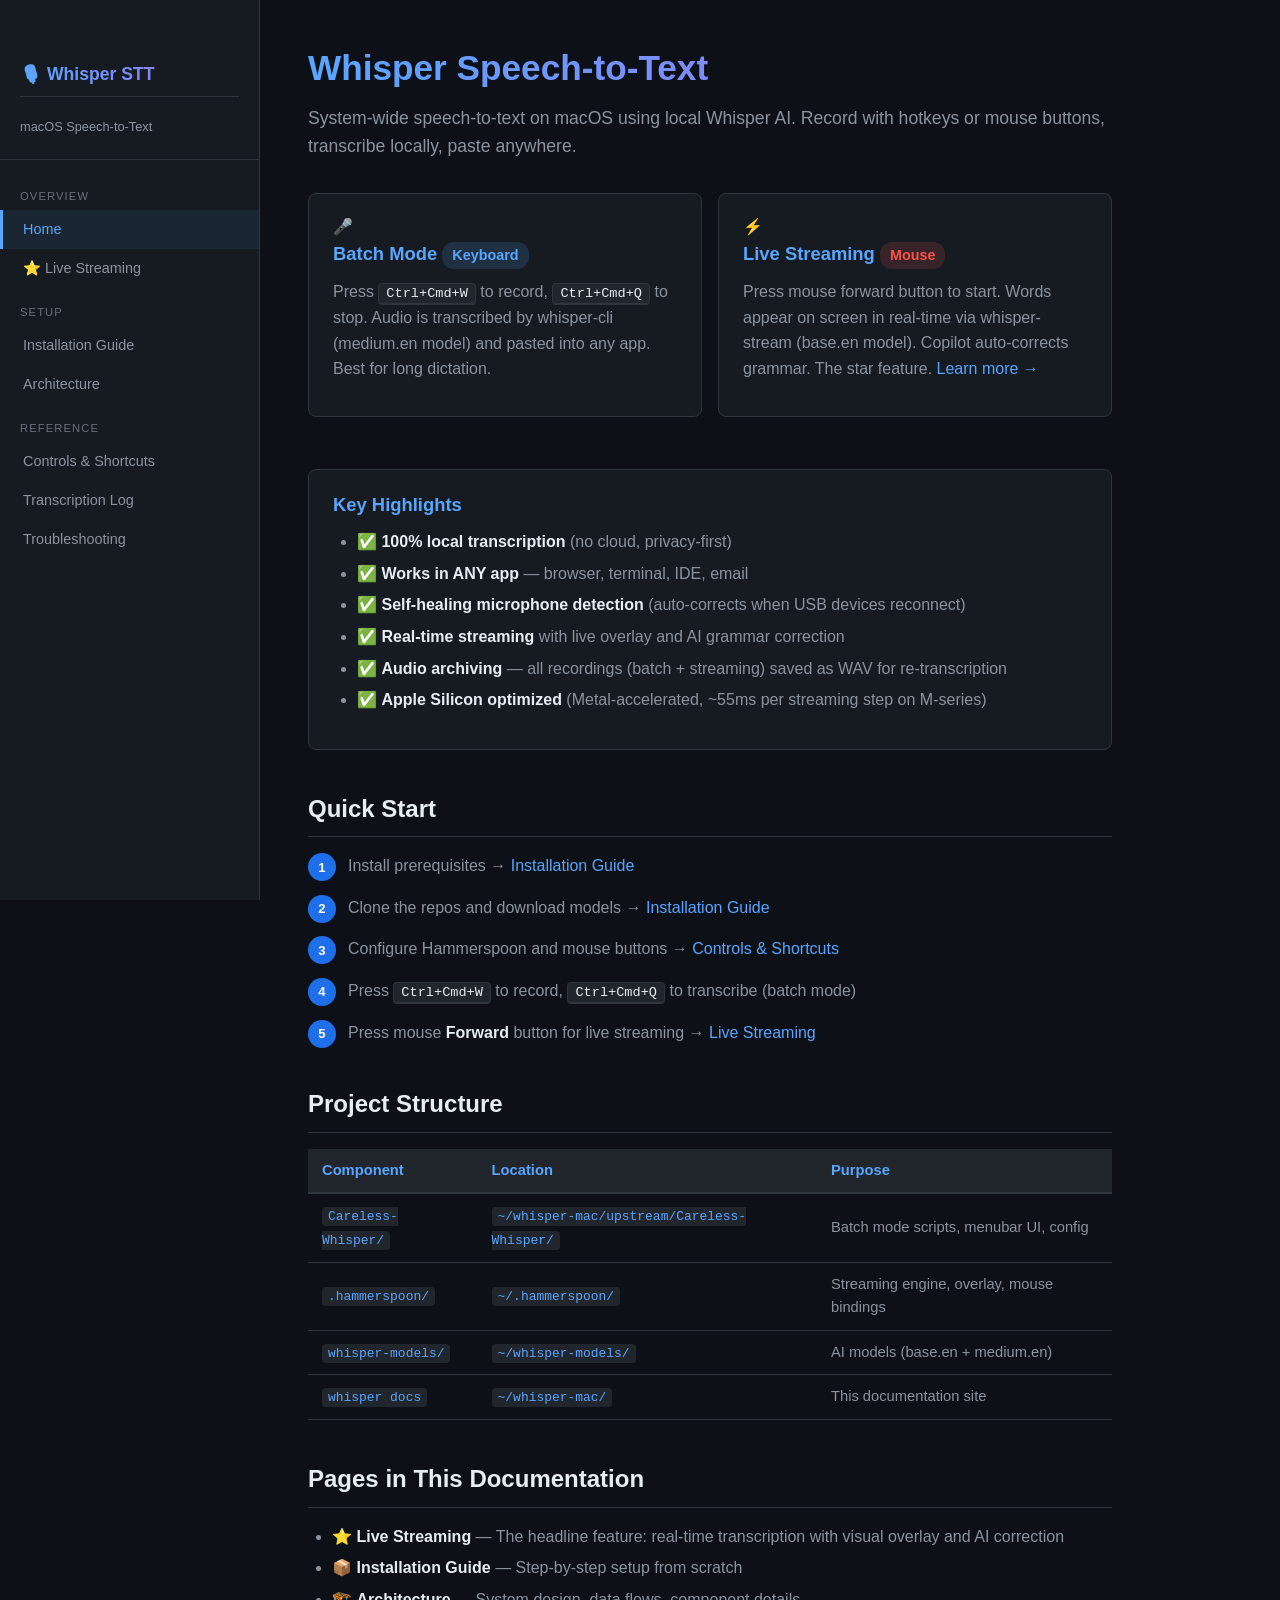
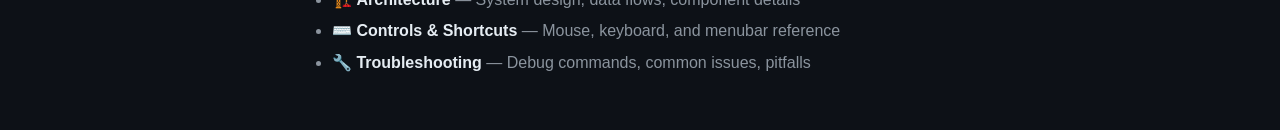
<file: index.html>
<!DOCTYPE html>
<html lang="en">
<head>
    <meta charset="UTF-8">
    <meta name="viewport" content="width=device-width, initial-scale=1.0">
    <title>Whisper STT — Overview</title>
    <link rel="stylesheet" href="styles.css">
</head>
<body>
<div class="main">
    <!-- Hero Section -->
    <h1>Whisper Speech-to-Text</h1>
    <p class="subtitle">System-wide speech-to-text on macOS using local Whisper AI. Record with hotkeys or mouse buttons, transcribe locally, paste anywhere.</p>

    <!-- Two-Mode Overview -->
    <div class="feature-grid">
        <div class="card">
            <div class="icon">🎤</div>
            <h3>Batch Mode <span class="badge batch">Keyboard</span></h3>
            <p>Press <kbd>Ctrl+Cmd+W</kbd> to record, <kbd>Ctrl+Cmd+Q</kbd> to stop. Audio is transcribed by whisper-cli (medium.en model) and pasted into any app. Best for long dictation.</p>
        </div>
        <div class="card">
            <div class="icon">⚡</div>
            <h3>Live Streaming <span class="badge streaming">Mouse</span></h3>
            <p>Press mouse forward button to start. Words appear on screen in real-time via whisper-stream (base.en model). Copilot auto-corrects grammar. The star feature. <a href="streaming.html">Learn more →</a></p>
        </div>
    </div>

    <!-- Key Highlights -->
    <div class="card">
        <h3>Key Highlights</h3>
        <ul>
            <li>✅ <strong>100% local transcription</strong> (no cloud, privacy-first)</li>
            <li>✅ <strong>Works in ANY app</strong> — browser, terminal, IDE, email</li>
            <li>✅ <strong>Self-healing microphone detection</strong> (auto-corrects when USB devices reconnect)</li>
            <li>✅ <strong>Real-time streaming</strong> with live overlay and AI grammar correction</li>
            <li>✅ <strong>Audio archiving</strong> — all recordings (batch + streaming) saved as WAV for re-transcription</li>
            <li>✅ <strong>Apple Silicon optimized</strong> (Metal-accelerated, ~55ms per streaming step on M-series)</li>
        </ul>
    </div>

    <!-- Quick Start -->
    <h2>Quick Start</h2>
    <ol class="steps">
        <li>Install prerequisites → <a href="installation.html">Installation Guide</a></li>
        <li>Clone the repos and download models → <a href="installation.html">Installation Guide</a></li>
        <li>Configure Hammerspoon and mouse buttons → <a href="controls.html">Controls & Shortcuts</a></li>
        <li>Press <kbd>Ctrl+Cmd+W</kbd> to record, <kbd>Ctrl+Cmd+Q</kbd> to transcribe (batch mode)</li>
        <li>Press mouse <strong>Forward</strong> button for live streaming → <a href="streaming.html">Live Streaming</a></li>
    </ol>

    <!-- Project Structure -->
    <h2>Project Structure</h2>
    <table>
        <thead>
            <tr>
                <th>Component</th>
                <th>Location</th>
                <th>Purpose</th>
            </tr>
        </thead>
        <tbody>
            <tr>
                <td><code>Careless-Whisper/</code></td>
                <td><code>~/whisper-mac/upstream/Careless-Whisper/</code></td>
                <td>Batch mode scripts, menubar UI, config</td>
            </tr>
            <tr>
                <td><code>.hammerspoon/</code></td>
                <td><code>~/.hammerspoon/</code></td>
                <td>Streaming engine, overlay, mouse bindings</td>
            </tr>
            <tr>
                <td><code>whisper-models/</code></td>
                <td><code>~/whisper-models/</code></td>
                <td>AI models (base.en + medium.en)</td>
            </tr>
            <tr>
                <td><code>whisper docs</code></td>
                <td><code>~/whisper-mac/</code></td>
                <td>This documentation site</td>
            </tr>
        </tbody>
    </table>

    <!-- Pages in This Documentation -->
    <h2>Pages in This Documentation</h2>
    <ul>
        <li>⭐ <a href="streaming.html"><strong>Live Streaming</strong></a> — The headline feature: real-time transcription with visual overlay and AI correction</li>
        <li>📦 <a href="installation.html"><strong>Installation Guide</strong></a> — Step-by-step setup from scratch</li>
        <li>🏗️ <a href="architecture.html"><strong>Architecture</strong></a> — System design, data flows, component details</li>
        <li>⌨️ <a href="controls.html"><strong>Controls & Shortcuts</strong></a> — Mouse, keyboard, and menubar reference</li>
        <li>🔧 <a href="troubleshooting.html"><strong>Troubleshooting</strong></a> — Debug commands, common issues, pitfalls</li>
    </ul>
</div>
<script src="nav.js"></script>
</body>
</html>
</file>
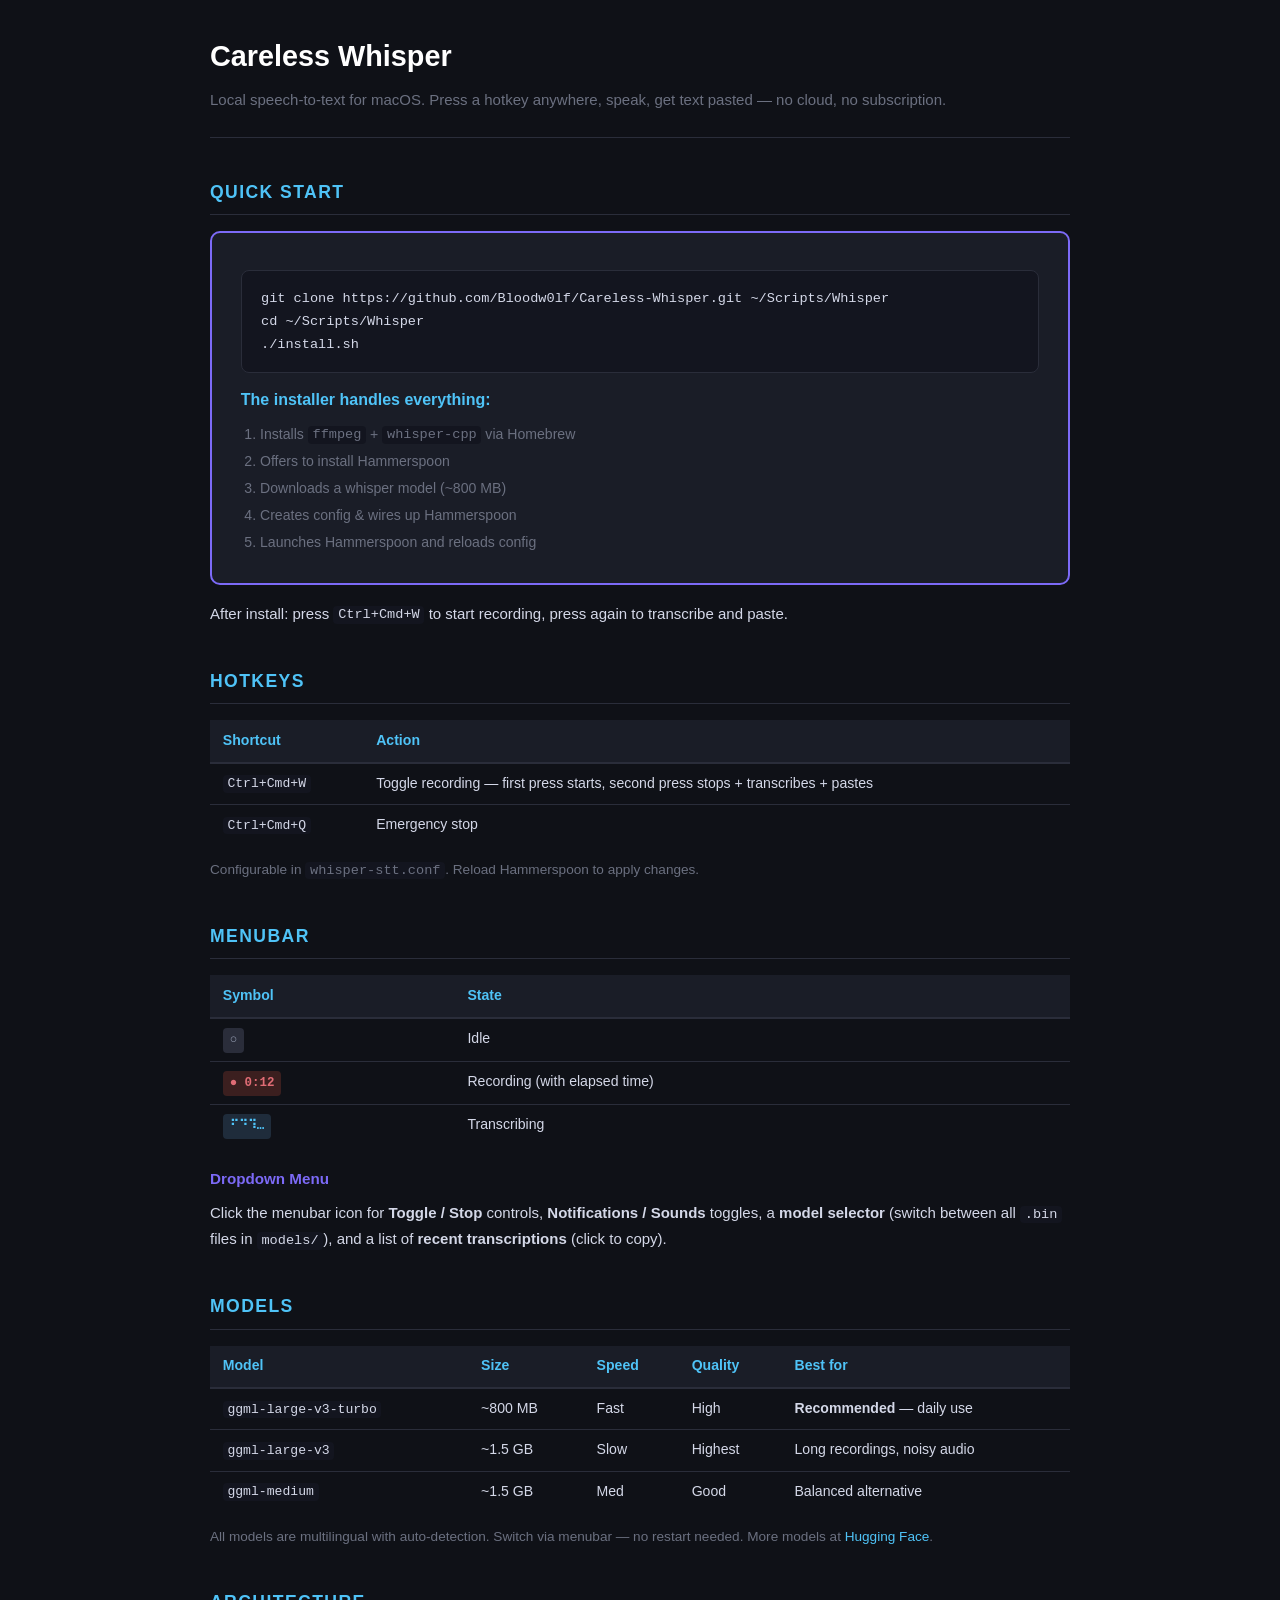
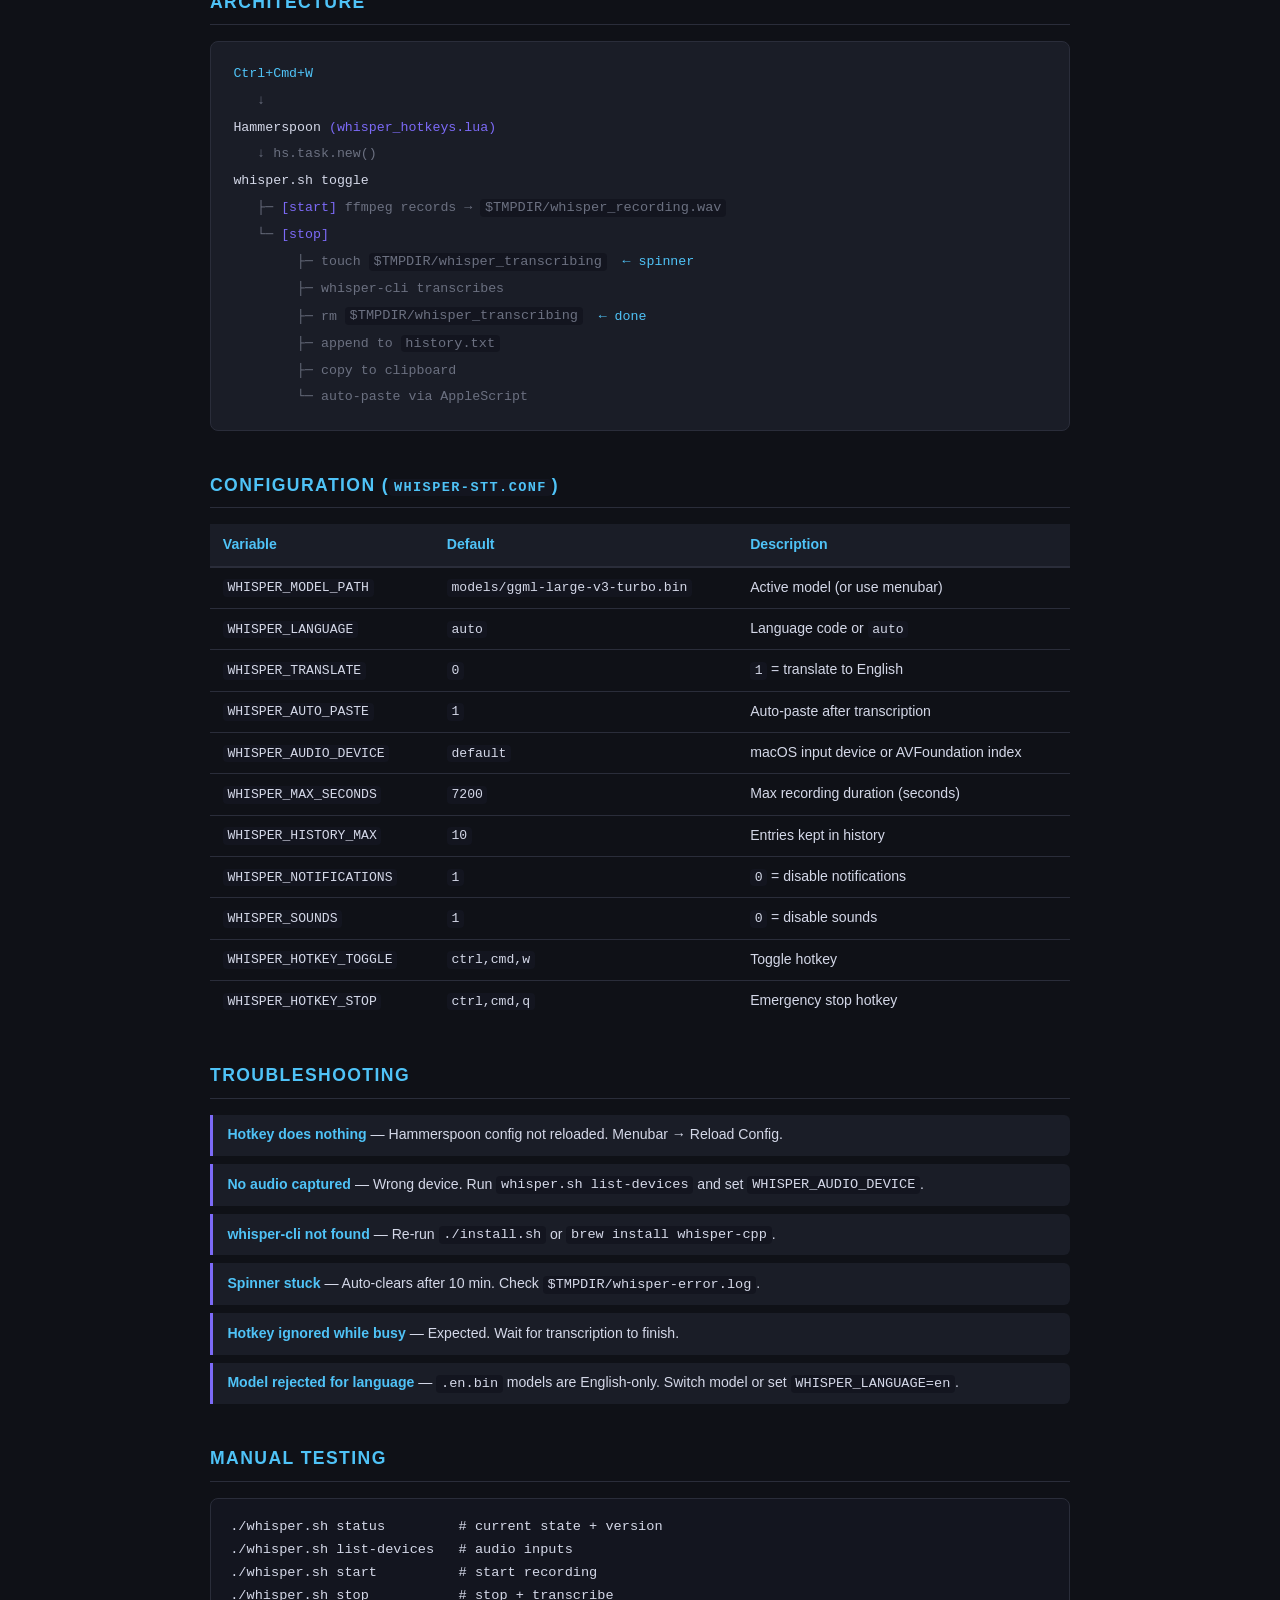
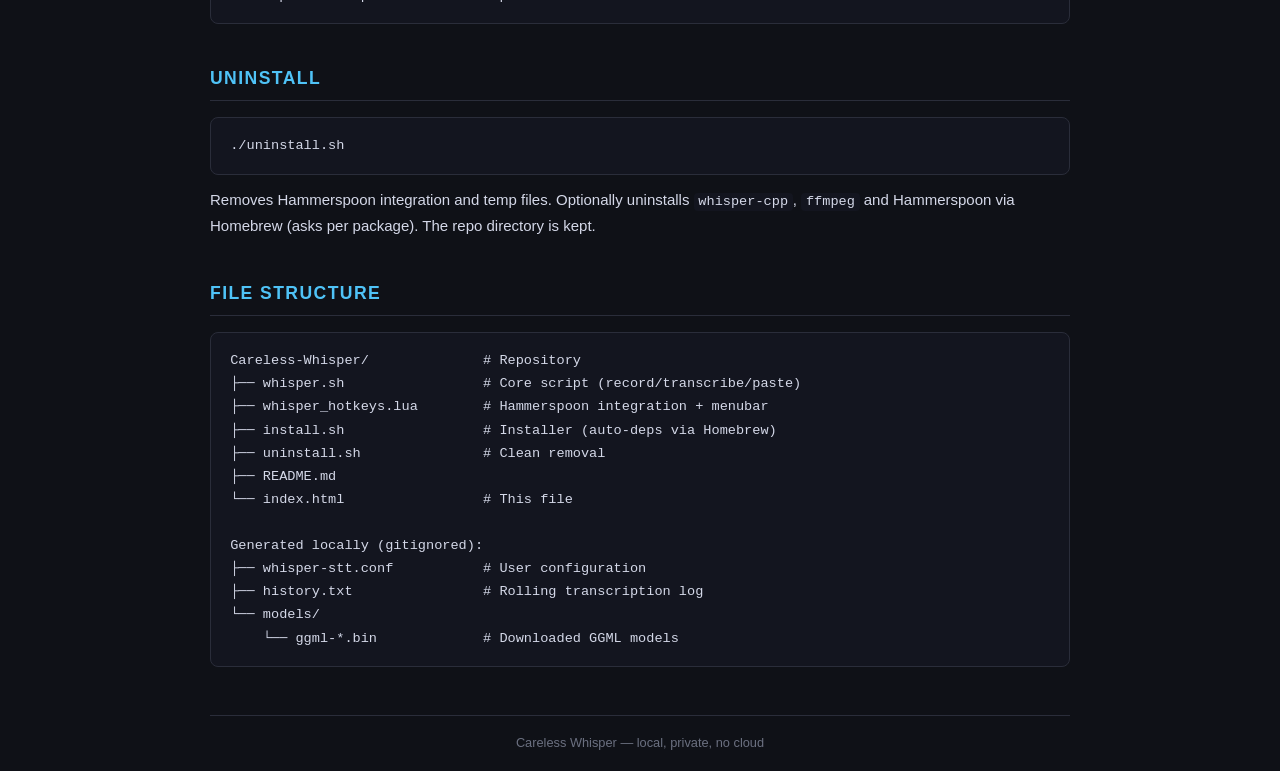
<file: upstream/Careless-Whisper/index.html>
<!doctype html>
<html lang="en">
  <head>
    <meta charset="UTF-8" />
    <meta name="viewport" content="width=device-width, initial-scale=1.0" />
    <title>Careless Whisper – Local STT for macOS</title>
    <style>
      :root {
        --bg: #0f1117;
        --surface: #1a1d27;
        --border: #2a2d3a;
        --accent: #7c6af7;
        --accent2: #4fc3f7;
        --green: #4caf82;
        --red: #e06c75;
        --text: #d4d8e8;
        --muted: #6b7080;
        --code-bg: #13151f;
      }
      * {
        box-sizing: border-box;
        margin: 0;
        padding: 0;
      }
      body {
        background: var(--bg);
        color: var(--text);
        font-family: -apple-system, BlinkMacSystemFont, "Segoe UI", sans-serif;
        font-size: 15px;
        line-height: 1.7;
        padding: 2rem 1rem;
      }
      .wrap {
        max-width: 860px;
        margin: 0 auto;
      }

      header {
        border-bottom: 1px solid var(--border);
        padding-bottom: 1.5rem;
        margin-bottom: 2.5rem;
      }
      header h1 {
        font-size: 1.8rem;
        color: #fff;
      }
      header p {
        color: var(--muted);
        margin-top: 0.4rem;
      }

      h2 {
        font-size: 1.1rem;
        color: var(--accent2);
        text-transform: uppercase;
        letter-spacing: 0.08em;
        margin: 2.5rem 0 1rem;
        padding-bottom: 0.4rem;
        border-bottom: 1px solid var(--border);
      }
      h3 {
        font-size: 0.95rem;
        color: var(--accent);
        margin: 1.2rem 0 0.5rem;
      }

      pre,
      code {
        font-family: "JetBrains Mono", "Fira Code", "SF Mono", monospace;
        font-size: 0.85rem;
      }
      pre {
        background: var(--code-bg);
        border: 1px solid var(--border);
        border-radius: 8px;
        padding: 1rem 1.2rem;
        overflow-x: auto;
        margin: 0.8rem 0;
      }
      code {
        background: var(--code-bg);
        padding: 0.1em 0.35em;
        border-radius: 4px;
      }

      table {
        width: 100%;
        border-collapse: collapse;
        margin: 0.8rem 0;
        font-size: 0.88rem;
      }
      th {
        background: var(--surface);
        color: var(--accent2);
        font-weight: 600;
        text-align: left;
        padding: 0.55rem 0.8rem;
        border-bottom: 2px solid var(--border);
      }
      td {
        padding: 0.5rem 0.8rem;
        border-bottom: 1px solid var(--border);
        vertical-align: top;
      }
      tr:last-child td {
        border-bottom: none;
      }
      td code {
        font-size: 0.82rem;
      }

      .badge {
        display: inline-block;
        padding: 0.15em 0.55em;
        border-radius: 4px;
        font-size: 0.78rem;
        font-weight: 600;
        font-family: monospace;
      }
      .badge-idle {
        background: #2a2d3a;
        color: #9ba3b8;
      }
      .badge-rec {
        background: #3b1f1f;
        color: var(--red);
      }
      .badge-busy {
        background: #1f2c3b;
        color: var(--accent2);
      }

      .flow {
        background: var(--surface);
        border: 1px solid var(--border);
        border-radius: 8px;
        padding: 1.2rem 1.4rem;
        font-family: monospace;
        font-size: 0.83rem;
        line-height: 2;
        color: var(--muted);
      }
      .flow .hi {
        color: var(--text);
      }
      .flow .acc {
        color: var(--accent);
      }
      .flow .acc2 {
        color: var(--accent2);
      }

      .warn-list {
        list-style: none;
        padding: 0;
      }
      .warn-list li {
        background: var(--surface);
        border-left: 3px solid var(--accent);
        border-radius: 0 6px 6px 0;
        padding: 0.55rem 0.9rem;
        margin-bottom: 0.5rem;
        font-size: 0.88rem;
      }
      .warn-list li strong {
        color: var(--accent2);
      }

      .install-box {
        background: var(--surface);
        border: 2px solid var(--accent);
        border-radius: 10px;
        padding: 1.5rem 1.8rem;
        margin: 1rem 0;
      }
      .install-box h3 {
        color: var(--accent2);
        margin-top: 0;
        font-size: 1rem;
      }
      .install-box ol {
        margin: 0.6rem 0 0 1.2rem;
        color: var(--muted);
        font-size: 0.88rem;
      }
      .install-box ol li {
        margin-bottom: 0.2rem;
      }

      a {
        color: var(--accent2);
        text-decoration: none;
      }
      a:hover {
        text-decoration: underline;
      }

      footer {
        margin-top: 3rem;
        padding-top: 1rem;
        border-top: 1px solid var(--border);
        font-size: 0.8rem;
        color: var(--muted);
        text-align: center;
      }
    </style>
  </head>
  <body>
    <div class="wrap">
      <header>
        <h1>Careless Whisper</h1>
        <p>
          Local speech-to-text for macOS. Press a hotkey anywhere, speak, get
          text pasted &mdash; no cloud, no subscription.
        </p>
      </header>

      <!-- INSTALL -->
      <h2>Quick Start</h2>
      <div class="install-box">
        <pre>
git clone https://github.com/Bloodw0lf/Careless-Whisper.git ~/Scripts/Whisper
cd ~/Scripts/Whisper
./install.sh</pre
        >
        <h3>The installer handles everything:</h3>
        <ol>
          <li>
            Installs <code>ffmpeg</code> + <code>whisper-cpp</code> via Homebrew
          </li>
          <li>Offers to install Hammerspoon</li>
          <li>Downloads a whisper model (~800 MB)</li>
          <li>Creates config &amp; wires up Hammerspoon</li>
          <li>Launches Hammerspoon and reloads config</li>
        </ol>
      </div>
      <p>
        After install: press <code>Ctrl+Cmd+W</code> to start recording, press
        again to transcribe and paste.
      </p>

      <!-- HOTKEYS -->
      <h2>Hotkeys</h2>
      <table>
        <tr>
          <th>Shortcut</th>
          <th>Action</th>
        </tr>
        <tr>
          <td><code>Ctrl+Cmd+W</code></td>
          <td>
            Toggle recording &mdash; first press starts, second press stops +
            transcribes + pastes
          </td>
        </tr>
        <tr>
          <td><code>Ctrl+Cmd+Q</code></td>
          <td>Emergency stop</td>
        </tr>
      </table>
      <p style="margin-top: 0.5rem; font-size: 0.85rem; color: var(--muted)">
        Configurable in <code>whisper-stt.conf</code>. Reload Hammerspoon to
        apply changes.
      </p>

      <!-- MENUBAR -->
      <h2>Menubar</h2>
      <table>
        <tr>
          <th>Symbol</th>
          <th>State</th>
        </tr>
        <tr>
          <td><span class="badge badge-idle">○</span></td>
          <td>Idle</td>
        </tr>
        <tr>
          <td><span class="badge badge-rec">● 0:12</span></td>
          <td>Recording (with elapsed time)</td>
        </tr>
        <tr>
          <td><span class="badge badge-busy">⠋⠙⠹…</span></td>
          <td>Transcribing</td>
        </tr>
      </table>
      <h3>Dropdown Menu</h3>
      <p>
        Click the menubar icon for <strong>Toggle / Stop</strong> controls,
        <strong>Notifications / Sounds</strong> toggles, a
        <strong>model selector</strong> (switch between all
        <code>.bin</code> files in <code>models/</code>), and a list of
        <strong>recent transcriptions</strong> (click to copy).
      </p>

      <!-- MODELS -->
      <h2>Models</h2>
      <table>
        <tr>
          <th>Model</th>
          <th>Size</th>
          <th>Speed</th>
          <th>Quality</th>
          <th>Best for</th>
        </tr>
        <tr>
          <td><code>ggml-large-v3-turbo</code></td>
          <td>~800 MB</td>
          <td>Fast</td>
          <td>High</td>
          <td><strong>Recommended</strong> &mdash; daily use</td>
        </tr>
        <tr>
          <td><code>ggml-large-v3</code></td>
          <td>~1.5 GB</td>
          <td>Slow</td>
          <td>Highest</td>
          <td>Long recordings, noisy audio</td>
        </tr>
        <tr>
          <td><code>ggml-medium</code></td>
          <td>~1.5 GB</td>
          <td>Med</td>
          <td>Good</td>
          <td>Balanced alternative</td>
        </tr>
      </table>
      <p style="margin-top: 0.5rem; font-size: 0.85rem; color: var(--muted)">
        All models are multilingual with auto-detection. Switch via menubar
        &mdash; no restart needed. More models at
        <a href="https://huggingface.co/ggerganov/whisper.cpp">Hugging Face</a>.
      </p>

      <!-- ARCHITECTURE -->
      <h2>Architecture</h2>
      <div class="flow">
        <span class="acc2">Ctrl+Cmd+W</span><br />
        &nbsp;&nbsp;&nbsp;↓<br />
        <span class="hi">Hammerspoon</span>
        <span class="acc">(whisper_hotkeys.lua)</span><br />
        &nbsp;&nbsp;&nbsp;↓ hs.task.new()<br />
        <span class="hi">whisper.sh toggle</span><br />
        &nbsp;&nbsp;&nbsp;├─ <span class="acc">[start]</span> ffmpeg records →
        <code>$TMPDIR/whisper_recording.wav</code><br />
        &nbsp;&nbsp;&nbsp;└─ <span class="acc">[stop]</span><br />
        &nbsp;&nbsp;&nbsp;&nbsp;&nbsp;&nbsp;&nbsp;&nbsp;├─ touch
        <code>$TMPDIR/whisper_transcribing</code> &nbsp;<span class="acc2"
          >← spinner</span
        ><br />
        &nbsp;&nbsp;&nbsp;&nbsp;&nbsp;&nbsp;&nbsp;&nbsp;├─ whisper-cli
        transcribes<br />
        &nbsp;&nbsp;&nbsp;&nbsp;&nbsp;&nbsp;&nbsp;&nbsp;├─ rm
        <code>$TMPDIR/whisper_transcribing</code> &nbsp;<span class="acc2"
          >← done</span
        ><br />
        &nbsp;&nbsp;&nbsp;&nbsp;&nbsp;&nbsp;&nbsp;&nbsp;├─ append to
        <code>history.txt</code><br />
        &nbsp;&nbsp;&nbsp;&nbsp;&nbsp;&nbsp;&nbsp;&nbsp;├─ copy to clipboard<br />
        &nbsp;&nbsp;&nbsp;&nbsp;&nbsp;&nbsp;&nbsp;&nbsp;└─ auto-paste via
        AppleScript
      </div>

      <!-- CONFIG -->
      <h2>Configuration (<code>whisper-stt.conf</code>)</h2>
      <table>
        <tr>
          <th>Variable</th>
          <th>Default</th>
          <th>Description</th>
        </tr>
        <tr>
          <td><code>WHISPER_MODEL_PATH</code></td>
          <td><code>models/ggml-large-v3-turbo.bin</code></td>
          <td>Active model (or use menubar)</td>
        </tr>
        <tr>
          <td><code>WHISPER_LANGUAGE</code></td>
          <td><code>auto</code></td>
          <td>Language code or <code>auto</code></td>
        </tr>
        <tr>
          <td><code>WHISPER_TRANSLATE</code></td>
          <td><code>0</code></td>
          <td><code>1</code> = translate to English</td>
        </tr>
        <tr>
          <td><code>WHISPER_AUTO_PASTE</code></td>
          <td><code>1</code></td>
          <td>Auto-paste after transcription</td>
        </tr>
        <tr>
          <td><code>WHISPER_AUDIO_DEVICE</code></td>
          <td><code>default</code></td>
          <td>macOS input device or AVFoundation index</td>
        </tr>
        <tr>
          <td><code>WHISPER_MAX_SECONDS</code></td>
          <td><code>7200</code></td>
          <td>Max recording duration (seconds)</td>
        </tr>
        <tr>
          <td><code>WHISPER_HISTORY_MAX</code></td>
          <td><code>10</code></td>
          <td>Entries kept in history</td>
        </tr>
        <tr>
          <td><code>WHISPER_NOTIFICATIONS</code></td>
          <td><code>1</code></td>
          <td><code>0</code> = disable notifications</td>
        </tr>
        <tr>
          <td><code>WHISPER_SOUNDS</code></td>
          <td><code>1</code></td>
          <td><code>0</code> = disable sounds</td>
        </tr>
        <tr>
          <td><code>WHISPER_HOTKEY_TOGGLE</code></td>
          <td><code>ctrl,cmd,w</code></td>
          <td>Toggle hotkey</td>
        </tr>
        <tr>
          <td><code>WHISPER_HOTKEY_STOP</code></td>
          <td><code>ctrl,cmd,q</code></td>
          <td>Emergency stop hotkey</td>
        </tr>
      </table>

      <!-- TROUBLESHOOTING -->
      <h2>Troubleshooting</h2>
      <ul class="warn-list">
        <li>
          <strong>Hotkey does nothing</strong> &mdash; Hammerspoon config not
          reloaded. Menubar → Reload Config.
        </li>
        <li>
          <strong>No audio captured</strong> &mdash; Wrong device. Run
          <code>whisper.sh list-devices</code> and set
          <code>WHISPER_AUDIO_DEVICE</code>.
        </li>
        <li>
          <strong>whisper-cli not found</strong> &mdash; Re-run
          <code>./install.sh</code> or <code>brew install whisper-cpp</code>.
        </li>
        <li>
          <strong>Spinner stuck</strong> &mdash; Auto-clears after 10 min. Check
          <code>$TMPDIR/whisper-error.log</code>.
        </li>
        <li>
          <strong>Hotkey ignored while busy</strong> &mdash; Expected. Wait for
          transcription to finish.
        </li>
        <li>
          <strong>Model rejected for language</strong> &mdash;
          <code>.en.bin</code> models are English-only. Switch model or set
          <code>WHISPER_LANGUAGE=en</code>.
        </li>
      </ul>

      <!-- TESTING -->
      <h2>Manual Testing</h2>
      <pre>
./whisper.sh status         # current state + version
./whisper.sh list-devices   # audio inputs
./whisper.sh start          # start recording
./whisper.sh stop           # stop + transcribe</pre
      >

      <!-- UNINSTALL -->
      <h2>Uninstall</h2>
      <pre>./uninstall.sh</pre>
      <p>
        Removes Hammerspoon integration and temp files. Optionally uninstalls
        <code>whisper-cpp</code>, <code>ffmpeg</code> and Hammerspoon via
        Homebrew (asks per package). The repo directory is kept.
      </p>

      <!-- FILE STRUCTURE -->
      <h2>File Structure</h2>
      <pre>
Careless-Whisper/              # Repository
├── whisper.sh                 # Core script (record/transcribe/paste)
├── whisper_hotkeys.lua        # Hammerspoon integration + menubar
├── install.sh                 # Installer (auto-deps via Homebrew)
├── uninstall.sh               # Clean removal
├── README.md
└── index.html                 # This file

Generated locally (gitignored):
├── whisper-stt.conf           # User configuration
├── history.txt                # Rolling transcription log
└── models/
    └── ggml-*.bin             # Downloaded GGML models</pre
      >

      <footer>Careless Whisper &mdash; local, private, no cloud</footer>
    </div>
  </body>
</html>
</file>
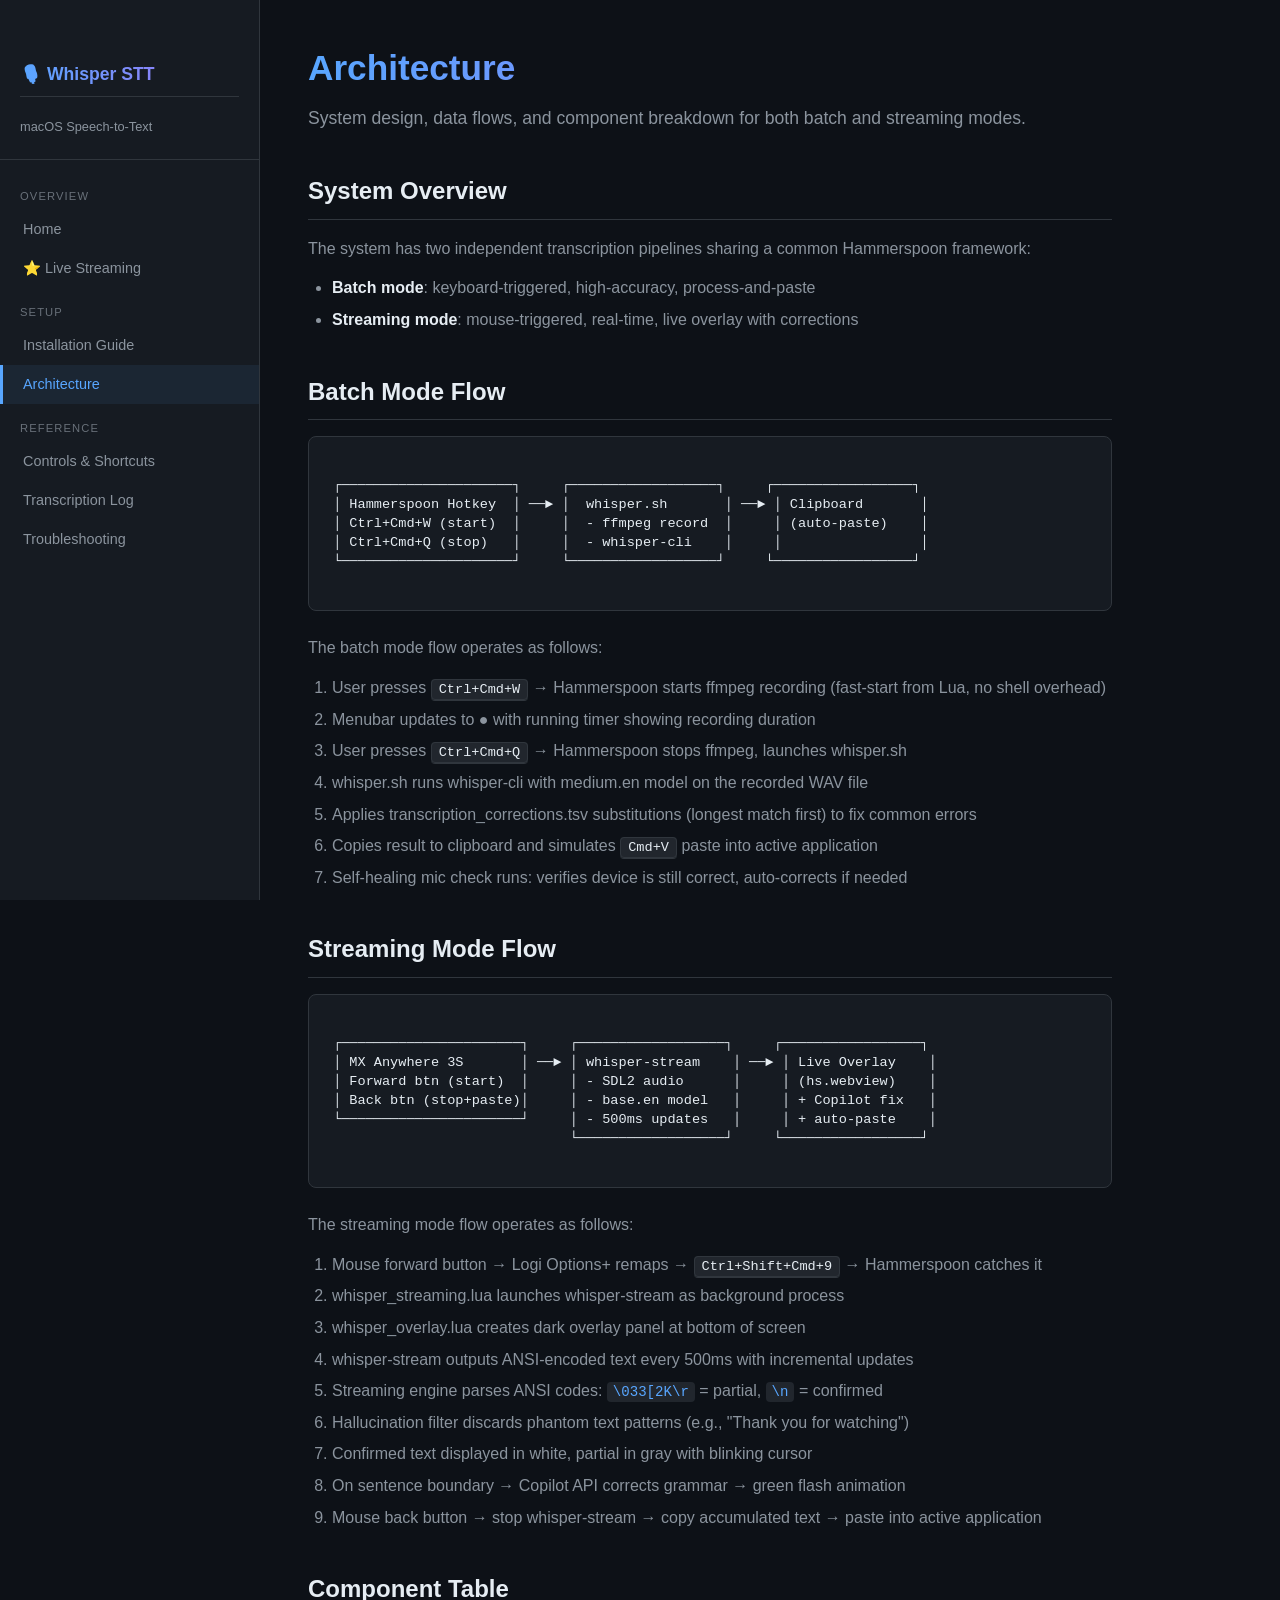
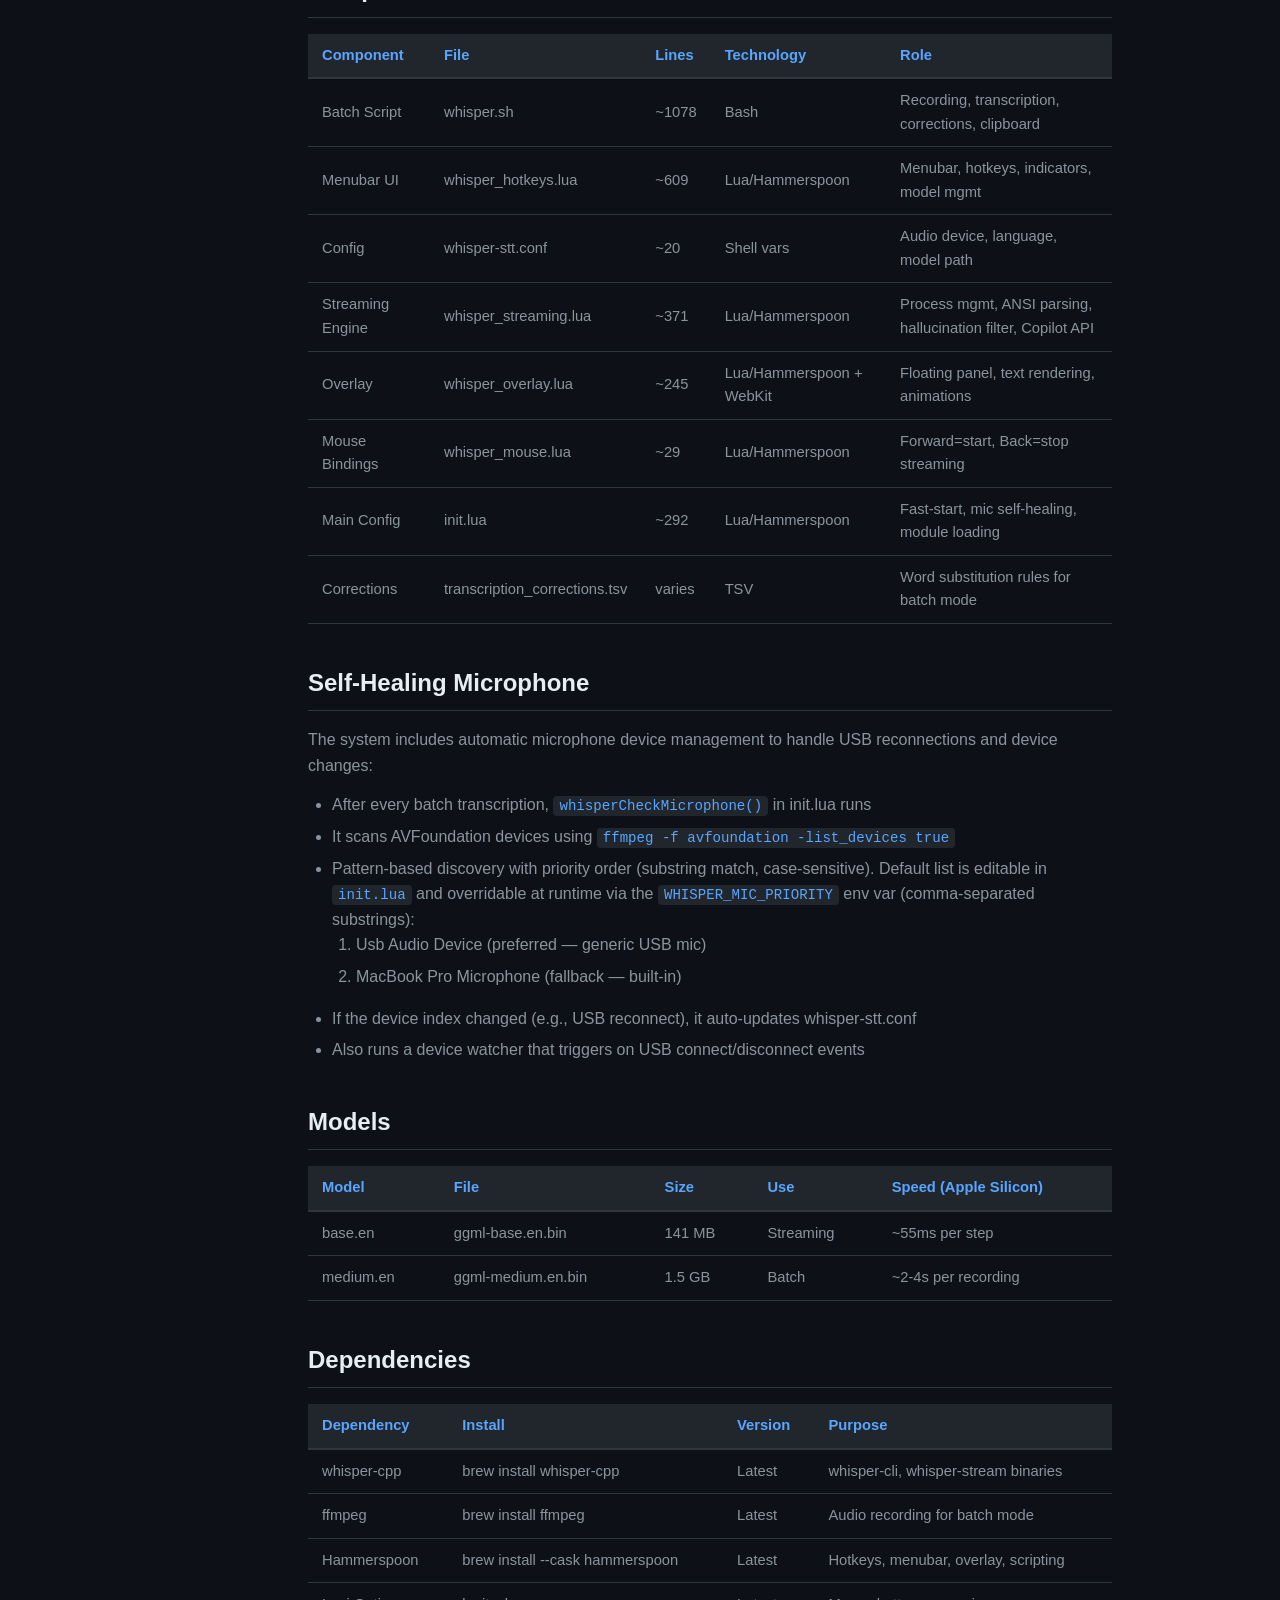
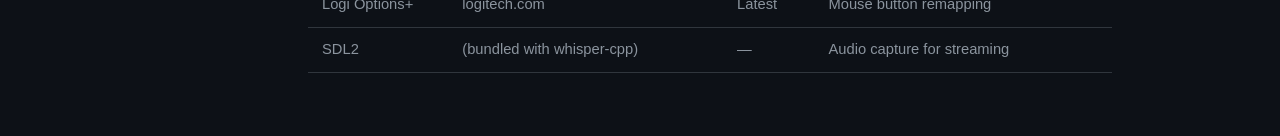
<file: architecture.html>
<!DOCTYPE html>
<html lang="en">
<head>
    <meta charset="UTF-8">
    <meta name="viewport" content="width=device-width, initial-scale=1.0">
    <title>Whisper STT — Architecture</title>
    <link rel="stylesheet" href="styles.css">
</head>
<body>
<div class="main">
    <h1>Architecture</h1>
    <p class="subtitle">System design, data flows, and component breakdown for both batch and streaming modes.</p>

    <h2>System Overview</h2>
    <p>The system has two independent transcription pipelines sharing a common Hammerspoon framework:</p>
    <ul>
        <li><strong>Batch mode</strong>: keyboard-triggered, high-accuracy, process-and-paste</li>
        <li><strong>Streaming mode</strong>: mouse-triggered, real-time, live overlay with corrections</li>
    </ul>

    <h2>Batch Mode Flow</h2>
    <div class="diagram">
┌─────────────────────┐     ┌──────────────────┐     ┌─────────────────┐
│ Hammerspoon Hotkey  │ ──► │  whisper.sh       │ ──► │ Clipboard       │
│ Ctrl+Cmd+W (start)  │     │  - ffmpeg record  │     │ (auto-paste)    │
│ Ctrl+Cmd+Q (stop)   │     │  - whisper-cli    │     │                 │
└─────────────────────┘     └──────────────────┘     └─────────────────┘
    </div>
    <p>The batch mode flow operates as follows:</p>
    <ol>
        <li>User presses <kbd>Ctrl+Cmd+W</kbd> → Hammerspoon starts ffmpeg recording (fast-start from Lua, no shell overhead)</li>
        <li>Menubar updates to ● with running timer showing recording duration</li>
        <li>User presses <kbd>Ctrl+Cmd+Q</kbd> → Hammerspoon stops ffmpeg, launches whisper.sh</li>
        <li>whisper.sh runs whisper-cli with medium.en model on the recorded WAV file</li>
        <li>Applies transcription_corrections.tsv substitutions (longest match first) to fix common errors</li>
        <li>Copies result to clipboard and simulates <kbd>Cmd+V</kbd> paste into active application</li>
        <li>Self-healing mic check runs: verifies device is still correct, auto-corrects if needed</li>
    </ol>

    <h2>Streaming Mode Flow</h2>
    <div class="diagram">
┌──────────────────────┐     ┌──────────────────┐     ┌─────────────────┐
│ MX Anywhere 3S       │ ──► │ whisper-stream    │ ──► │ Live Overlay    │
│ Forward btn (start)  │     │ - SDL2 audio      │     │ (hs.webview)    │
│ Back btn (stop+paste)│     │ - base.en model   │     │ + Copilot fix   │
└──────────────────────┘     │ - 500ms updates   │     │ + auto-paste    │
                             └──────────────────┘     └─────────────────┘
    </div>
    <p>The streaming mode flow operates as follows:</p>
    <ol>
        <li>Mouse forward button → Logi Options+ remaps → <kbd>Ctrl+Shift+Cmd+9</kbd> → Hammerspoon catches it</li>
        <li>whisper_streaming.lua launches whisper-stream as background process</li>
        <li>whisper_overlay.lua creates dark overlay panel at bottom of screen</li>
        <li>whisper-stream outputs ANSI-encoded text every 500ms with incremental updates</li>
        <li>Streaming engine parses ANSI codes: <code>\033[2K\r</code> = partial, <code>\n</code> = confirmed</li>
        <li>Hallucination filter discards phantom text patterns (e.g., "Thank you for watching")</li>
        <li>Confirmed text displayed in white, partial in gray with blinking cursor</li>
        <li>On sentence boundary → Copilot API corrects grammar → green flash animation</li>
        <li>Mouse back button → stop whisper-stream → copy accumulated text → paste into active application</li>
    </ol>

    <h2>Component Table</h2>
    <table>
        <thead>
            <tr>
                <th>Component</th>
                <th>File</th>
                <th>Lines</th>
                <th>Technology</th>
                <th>Role</th>
            </tr>
        </thead>
        <tbody>
            <tr>
                <td>Batch Script</td>
                <td>whisper.sh</td>
                <td>~1078</td>
                <td>Bash</td>
                <td>Recording, transcription, corrections, clipboard</td>
            </tr>
            <tr>
                <td>Menubar UI</td>
                <td>whisper_hotkeys.lua</td>
                <td>~609</td>
                <td>Lua/Hammerspoon</td>
                <td>Menubar, hotkeys, indicators, model mgmt</td>
            </tr>
            <tr>
                <td>Config</td>
                <td>whisper-stt.conf</td>
                <td>~20</td>
                <td>Shell vars</td>
                <td>Audio device, language, model path</td>
            </tr>
            <tr>
                <td>Streaming Engine</td>
                <td>whisper_streaming.lua</td>
                <td>~371</td>
                <td>Lua/Hammerspoon</td>
                <td>Process mgmt, ANSI parsing, hallucination filter, Copilot API</td>
            </tr>
            <tr>
                <td>Overlay</td>
                <td>whisper_overlay.lua</td>
                <td>~245</td>
                <td>Lua/Hammerspoon + WebKit</td>
                <td>Floating panel, text rendering, animations</td>
            </tr>
            <tr>
                <td>Mouse Bindings</td>
                <td>whisper_mouse.lua</td>
                <td>~29</td>
                <td>Lua/Hammerspoon</td>
                <td>Forward=start, Back=stop streaming</td>
            </tr>
            <tr>
                <td>Main Config</td>
                <td>init.lua</td>
                <td>~292</td>
                <td>Lua/Hammerspoon</td>
                <td>Fast-start, mic self-healing, module loading</td>
            </tr>
            <tr>
                <td>Corrections</td>
                <td>transcription_corrections.tsv</td>
                <td>varies</td>
                <td>TSV</td>
                <td>Word substitution rules for batch mode</td>
            </tr>
        </tbody>
    </table>

    <h2>Self-Healing Microphone</h2>
    <p>The system includes automatic microphone device management to handle USB reconnections and device changes:</p>
    <ul>
        <li>After every batch transcription, <code>whisperCheckMicrophone()</code> in init.lua runs</li>
        <li>It scans AVFoundation devices using <code>ffmpeg -f avfoundation -list_devices true</code></li>
        <li>Pattern-based discovery with priority order (substring match, case-sensitive). Default list is editable in <code>init.lua</code> and overridable at runtime via the <code>WHISPER_MIC_PRIORITY</code> env var (comma-separated substrings):
            <ol>
                <li>Usb Audio Device (preferred — generic USB mic)</li>
                <li>MacBook Pro Microphone (fallback — built-in)</li>
            </ol>
        </li>
        <li>If the device index changed (e.g., USB reconnect), it auto-updates whisper-stt.conf</li>
        <li>Also runs a device watcher that triggers on USB connect/disconnect events</li>
    </ul>

    <h2>Models</h2>
    <table>
        <thead>
            <tr>
                <th>Model</th>
                <th>File</th>
                <th>Size</th>
                <th>Use</th>
                <th>Speed (Apple Silicon)</th>
            </tr>
        </thead>
        <tbody>
            <tr>
                <td>base.en</td>
                <td>ggml-base.en.bin</td>
                <td>141 MB</td>
                <td>Streaming</td>
                <td>~55ms per step</td>
            </tr>
            <tr>
                <td>medium.en</td>
                <td>ggml-medium.en.bin</td>
                <td>1.5 GB</td>
                <td>Batch</td>
                <td>~2-4s per recording</td>
            </tr>
        </tbody>
    </table>

    <h2>Dependencies</h2>
    <table>
        <thead>
            <tr>
                <th>Dependency</th>
                <th>Install</th>
                <th>Version</th>
                <th>Purpose</th>
            </tr>
        </thead>
        <tbody>
            <tr>
                <td>whisper-cpp</td>
                <td>brew install whisper-cpp</td>
                <td>Latest</td>
                <td>whisper-cli, whisper-stream binaries</td>
            </tr>
            <tr>
                <td>ffmpeg</td>
                <td>brew install ffmpeg</td>
                <td>Latest</td>
                <td>Audio recording for batch mode</td>
            </tr>
            <tr>
                <td>Hammerspoon</td>
                <td>brew install --cask hammerspoon</td>
                <td>Latest</td>
                <td>Hotkeys, menubar, overlay, scripting</td>
            </tr>
            <tr>
                <td>Logi Options+</td>
                <td>logitech.com</td>
                <td>Latest</td>
                <td>Mouse button remapping</td>
            </tr>
            <tr>
                <td>SDL2</td>
                <td>(bundled with whisper-cpp)</td>
                <td>—</td>
                <td>Audio capture for streaming</td>
            </tr>
        </tbody>
    </table>
</div>
<script src="nav.js"></script>
</body>
</html>
</file>
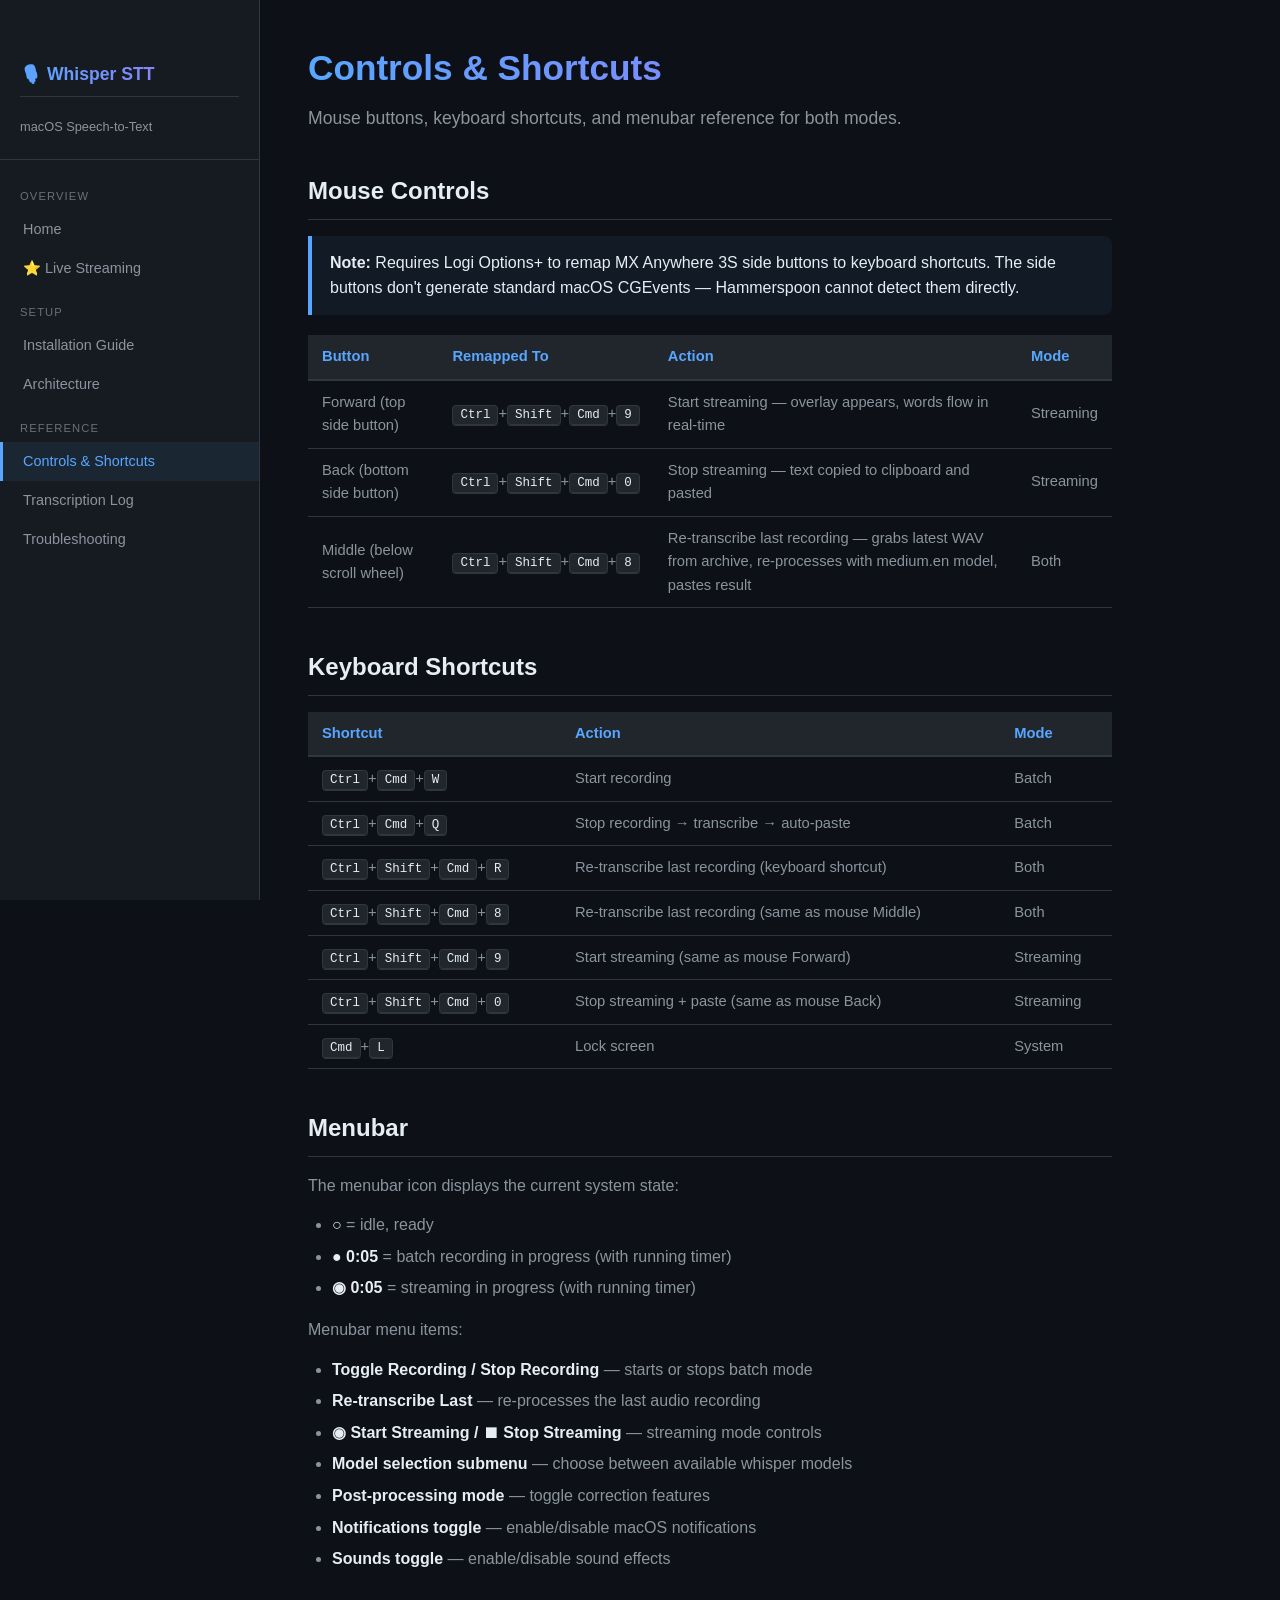
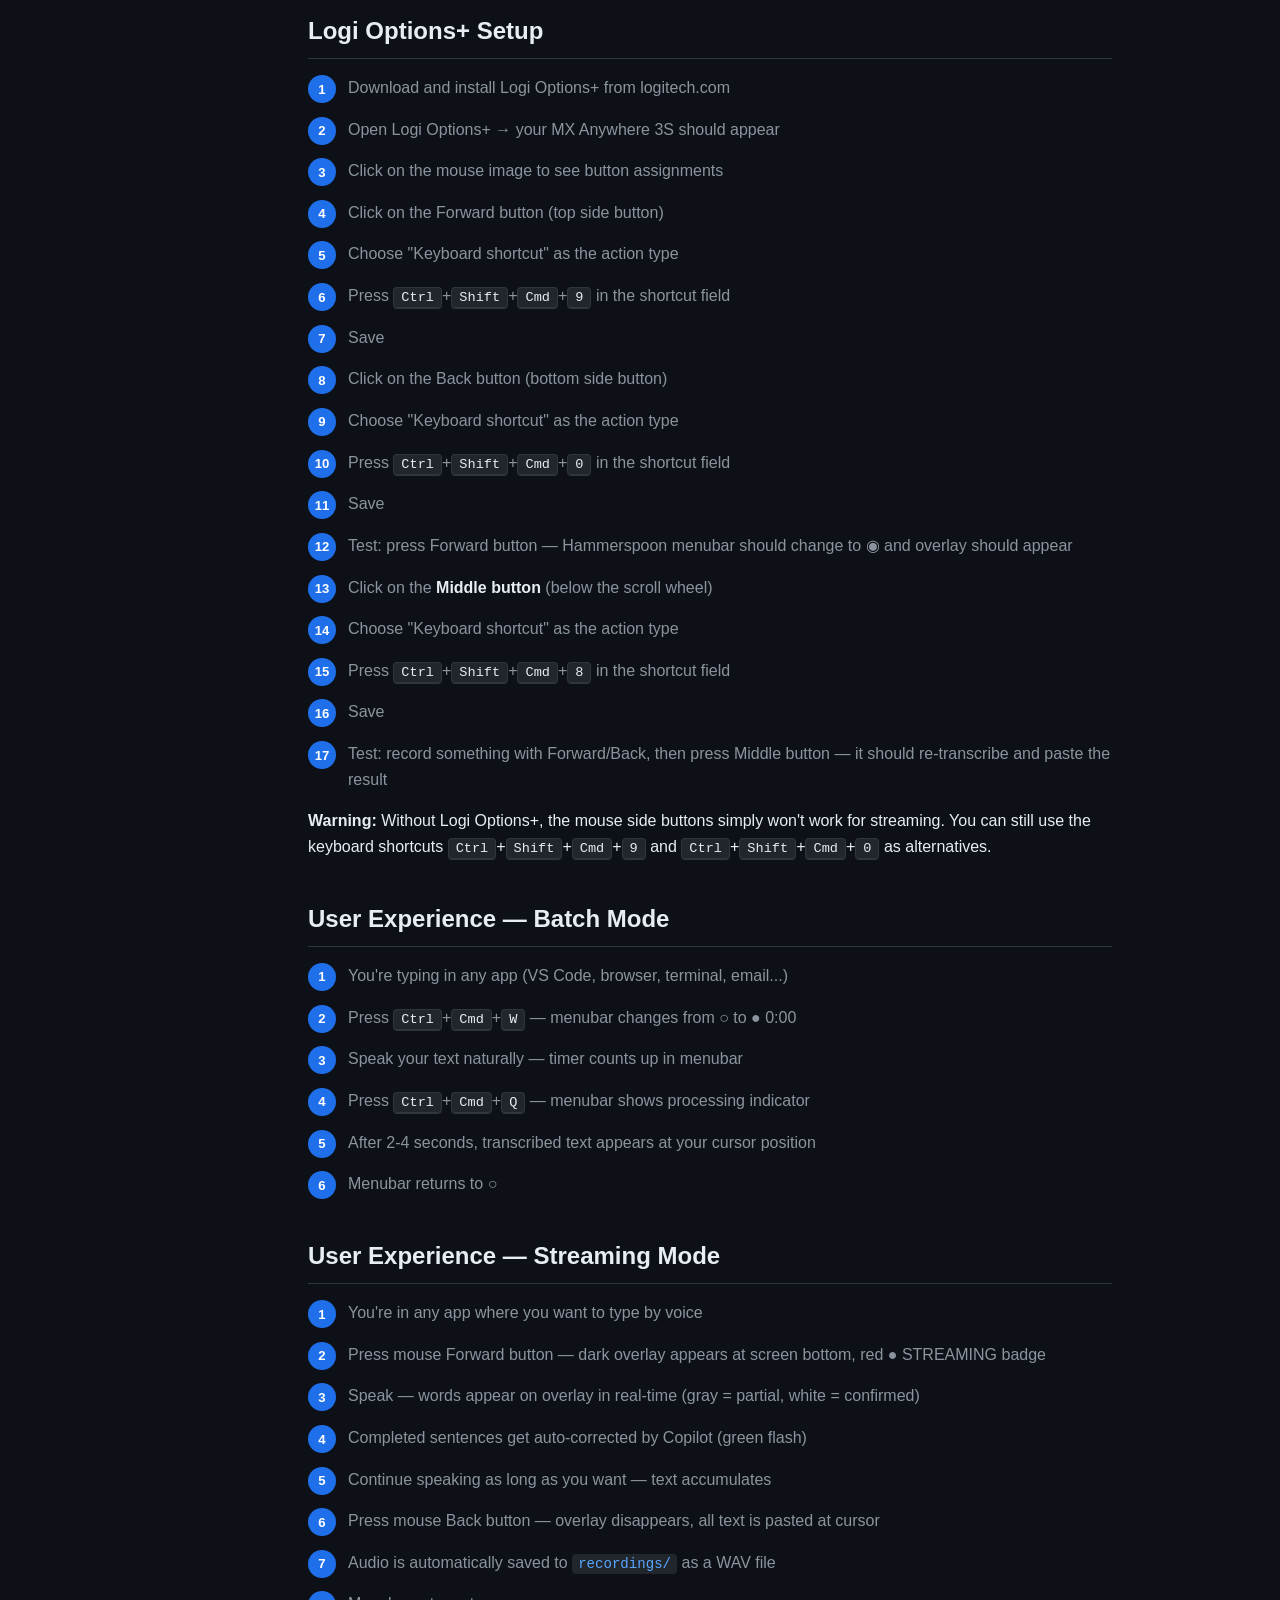
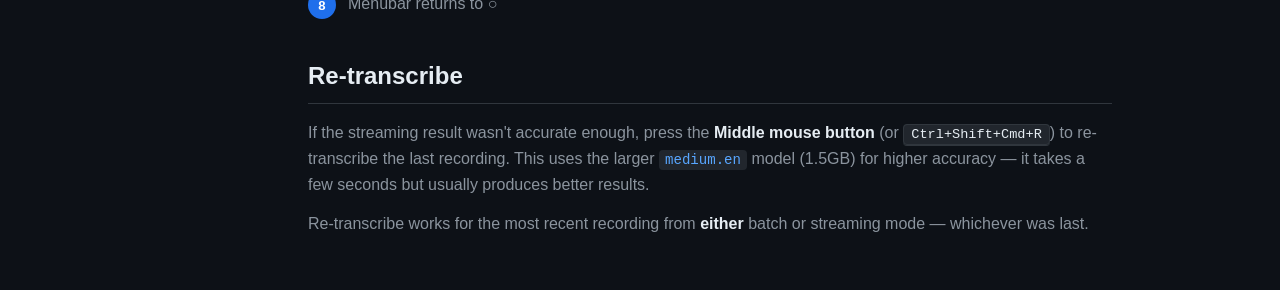
<file: controls.html>
<!DOCTYPE html>
<html lang="en">
<head>
    <meta charset="UTF-8">
    <meta name="viewport" content="width=device-width, initial-scale=1.0">
    <title>Whisper STT — Controls &amp; Shortcuts</title>
    <link rel="stylesheet" href="styles.css">
</head>
<body>
<div class="main">
    <h1>Controls &amp; Shortcuts</h1>
    <p class="subtitle">Mouse buttons, keyboard shortcuts, and menubar reference for both modes.</p>

    <h2>Mouse Controls</h2>
    <div class="info-box">
        <strong>Note:</strong> Requires Logi Options+ to remap MX Anywhere 3S side buttons to keyboard shortcuts. The side buttons don't generate standard macOS CGEvents — Hammerspoon cannot detect them directly.
    </div>

    <table>
        <thead>
            <tr>
                <th>Button</th>
                <th>Remapped To</th>
                <th>Action</th>
                <th>Mode</th>
            </tr>
        </thead>
        <tbody>
            <tr>
                <td>Forward (top side button)</td>
                <td><kbd>Ctrl</kbd>+<kbd>Shift</kbd>+<kbd>Cmd</kbd>+<kbd>9</kbd></td>
                <td>Start streaming — overlay appears, words flow in real-time</td>
                <td>Streaming</td>
            </tr>
            <tr>
                <td>Back (bottom side button)</td>
                <td><kbd>Ctrl</kbd>+<kbd>Shift</kbd>+<kbd>Cmd</kbd>+<kbd>0</kbd></td>
                <td>Stop streaming — text copied to clipboard and pasted</td>
                <td>Streaming</td>
            </tr>
            <tr>
                <td>Middle (below scroll wheel)</td>
                <td><kbd>Ctrl</kbd>+<kbd>Shift</kbd>+<kbd>Cmd</kbd>+<kbd>8</kbd></td>
                <td>Re-transcribe last recording — grabs latest WAV from archive, re-processes with medium.en model, pastes result</td>
                <td>Both</td>
            </tr>
        </tbody>
    </table>

    <h2>Keyboard Shortcuts</h2>
    <table>
        <thead>
            <tr>
                <th>Shortcut</th>
                <th>Action</th>
                <th>Mode</th>
            </tr>
        </thead>
        <tbody>
            <tr>
                <td><kbd>Ctrl</kbd>+<kbd>Cmd</kbd>+<kbd>W</kbd></td>
                <td>Start recording</td>
                <td>Batch</td>
            </tr>
            <tr>
                <td><kbd>Ctrl</kbd>+<kbd>Cmd</kbd>+<kbd>Q</kbd></td>
                <td>Stop recording → transcribe → auto-paste</td>
                <td>Batch</td>
            </tr>
            <tr>
                <td><kbd>Ctrl</kbd>+<kbd>Shift</kbd>+<kbd>Cmd</kbd>+<kbd>R</kbd></td>
                <td>Re-transcribe last recording (keyboard shortcut)</td>
                <td>Both</td>
            </tr>
            <tr>
                <td><kbd>Ctrl</kbd>+<kbd>Shift</kbd>+<kbd>Cmd</kbd>+<kbd>8</kbd></td>
                <td>Re-transcribe last recording (same as mouse Middle)</td>
                <td>Both</td>
            </tr>
            <tr>
                <td><kbd>Ctrl</kbd>+<kbd>Shift</kbd>+<kbd>Cmd</kbd>+<kbd>9</kbd></td>
                <td>Start streaming (same as mouse Forward)</td>
                <td>Streaming</td>
            </tr>
            <tr>
                <td><kbd>Ctrl</kbd>+<kbd>Shift</kbd>+<kbd>Cmd</kbd>+<kbd>0</kbd></td>
                <td>Stop streaming + paste (same as mouse Back)</td>
                <td>Streaming</td>
            </tr>
            <tr>
                <td><kbd>Cmd</kbd>+<kbd>L</kbd></td>
                <td>Lock screen</td>
                <td>System</td>
            </tr>
        </tbody>
    </table>

    <h2>Menubar</h2>
    <p>The menubar icon displays the current system state:</p>
    <ul>
        <li><strong>○</strong> = idle, ready</li>
        <li><strong>● 0:05</strong> = batch recording in progress (with running timer)</li>
        <li><strong>◉ 0:05</strong> = streaming in progress (with running timer)</li>
    </ul>

    <p>Menubar menu items:</p>
    <ul>
        <li><strong>Toggle Recording / Stop Recording</strong> — starts or stops batch mode</li>
        <li><strong>Re-transcribe Last</strong> — re-processes the last audio recording</li>
        <li><strong>◉ Start Streaming / ⏹ Stop Streaming</strong> — streaming mode controls</li>
        <li><strong>Model selection submenu</strong> — choose between available whisper models</li>
        <li><strong>Post-processing mode</strong> — toggle correction features</li>
        <li><strong>Notifications toggle</strong> — enable/disable macOS notifications</li>
        <li><strong>Sounds toggle</strong> — enable/disable sound effects</li>
    </ul>

    <h2>Logi Options+ Setup</h2>
    <ol class="steps">
        <li>Download and install Logi Options+ from logitech.com</li>
        <li>Open Logi Options+ → your MX Anywhere 3S should appear</li>
        <li>Click on the mouse image to see button assignments</li>
        <li>Click on the Forward button (top side button)</li>
        <li>Choose "Keyboard shortcut" as the action type</li>
        <li>Press <kbd>Ctrl</kbd>+<kbd>Shift</kbd>+<kbd>Cmd</kbd>+<kbd>9</kbd> in the shortcut field</li>
        <li>Save</li>
        <li>Click on the Back button (bottom side button)</li>
        <li>Choose "Keyboard shortcut" as the action type</li>
        <li>Press <kbd>Ctrl</kbd>+<kbd>Shift</kbd>+<kbd>Cmd</kbd>+<kbd>0</kbd> in the shortcut field</li>
        <li>Save</li>
        <li>Test: press Forward button — Hammerspoon menubar should change to ◉ and overlay should appear</li>
        <li>Click on the <strong>Middle button</strong> (below the scroll wheel)</li>
        <li>Choose "Keyboard shortcut" as the action type</li>
        <li>Press <kbd>Ctrl</kbd>+<kbd>Shift</kbd>+<kbd>Cmd</kbd>+<kbd>8</kbd> in the shortcut field</li>
        <li>Save</li>
        <li>Test: record something with Forward/Back, then press Middle button — it should re-transcribe and paste the result</li>
    </ol>

    <div class="warning-box">
        <strong>Warning:</strong> Without Logi Options+, the mouse side buttons simply won't work for streaming. You can still use the keyboard shortcuts <kbd>Ctrl</kbd>+<kbd>Shift</kbd>+<kbd>Cmd</kbd>+<kbd>9</kbd> and <kbd>Ctrl</kbd>+<kbd>Shift</kbd>+<kbd>Cmd</kbd>+<kbd>0</kbd> as alternatives.
    </div>

    <h2>User Experience — Batch Mode</h2>
    <ol class="steps">
        <li>You're typing in any app (VS Code, browser, terminal, email...)</li>
        <li>Press <kbd>Ctrl</kbd>+<kbd>Cmd</kbd>+<kbd>W</kbd> — menubar changes from ○ to ● 0:00</li>
        <li>Speak your text naturally — timer counts up in menubar</li>
        <li>Press <kbd>Ctrl</kbd>+<kbd>Cmd</kbd>+<kbd>Q</kbd> — menubar shows processing indicator</li>
        <li>After 2-4 seconds, transcribed text appears at your cursor position</li>
        <li>Menubar returns to ○</li>
    </ol>

    <h2>User Experience — Streaming Mode</h2>
    <ol class="steps">
        <li>You're in any app where you want to type by voice</li>
        <li>Press mouse Forward button — dark overlay appears at screen bottom, red ● STREAMING badge</li>
        <li>Speak — words appear on overlay in real-time (gray = partial, white = confirmed)</li>
        <li>Completed sentences get auto-corrected by Copilot (green flash)</li>
        <li>Continue speaking as long as you want — text accumulates</li>
        <li>Press mouse Back button — overlay disappears, all text is pasted at cursor</li>
        <li>Audio is automatically saved to <code>recordings/</code> as a WAV file</li>
        <li>Menubar returns to ○</li>
    </ol>

    <h2>Re-transcribe</h2>
    <p>If the streaming result wasn't accurate enough, press the <strong>Middle mouse button</strong> (or <kbd>Ctrl+Shift+Cmd+R</kbd>) to re-transcribe the last recording. This uses the larger <code>medium.en</code> model (1.5GB) for higher accuracy — it takes a few seconds but usually produces better results.</p>
    <p>Re-transcribe works for the most recent recording from <strong>either</strong> batch or streaming mode — whichever was last.</p>
</div>
<script src="nav.js"></script>
</body>
</html>
</file>
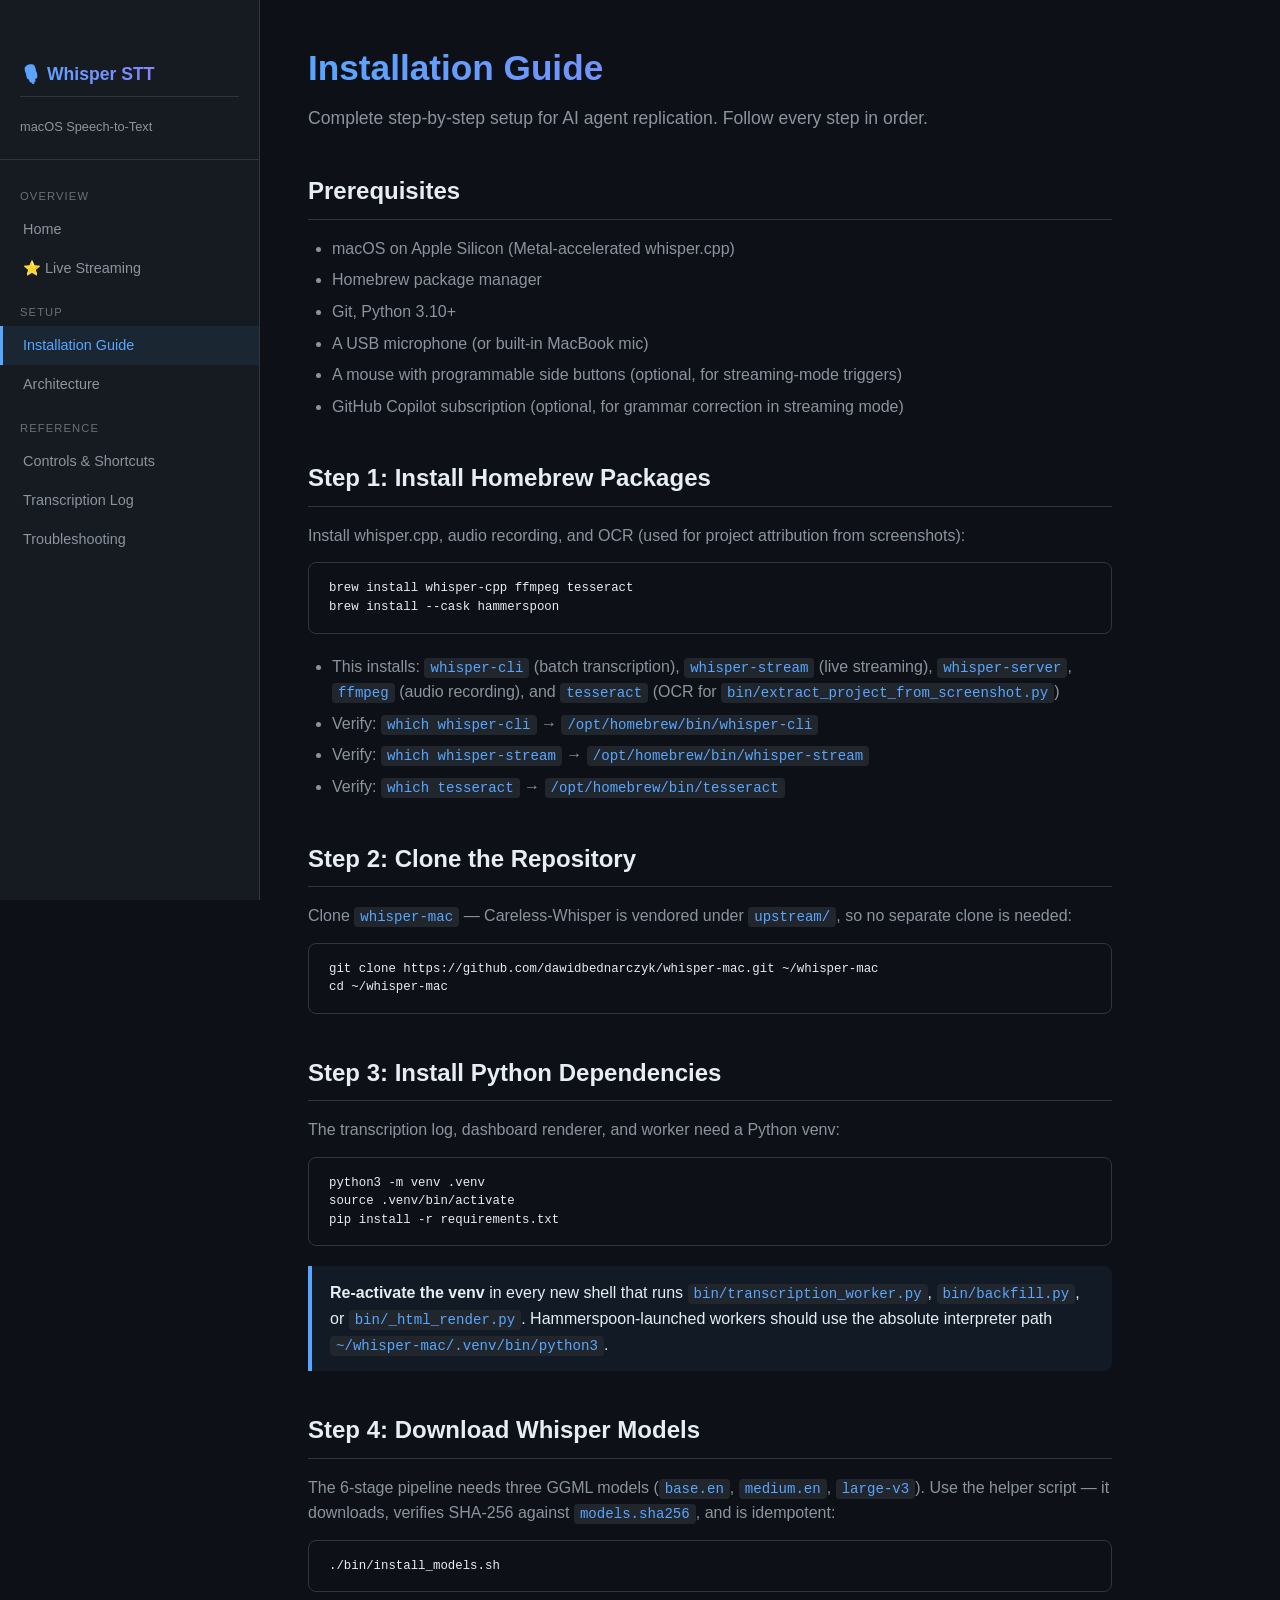
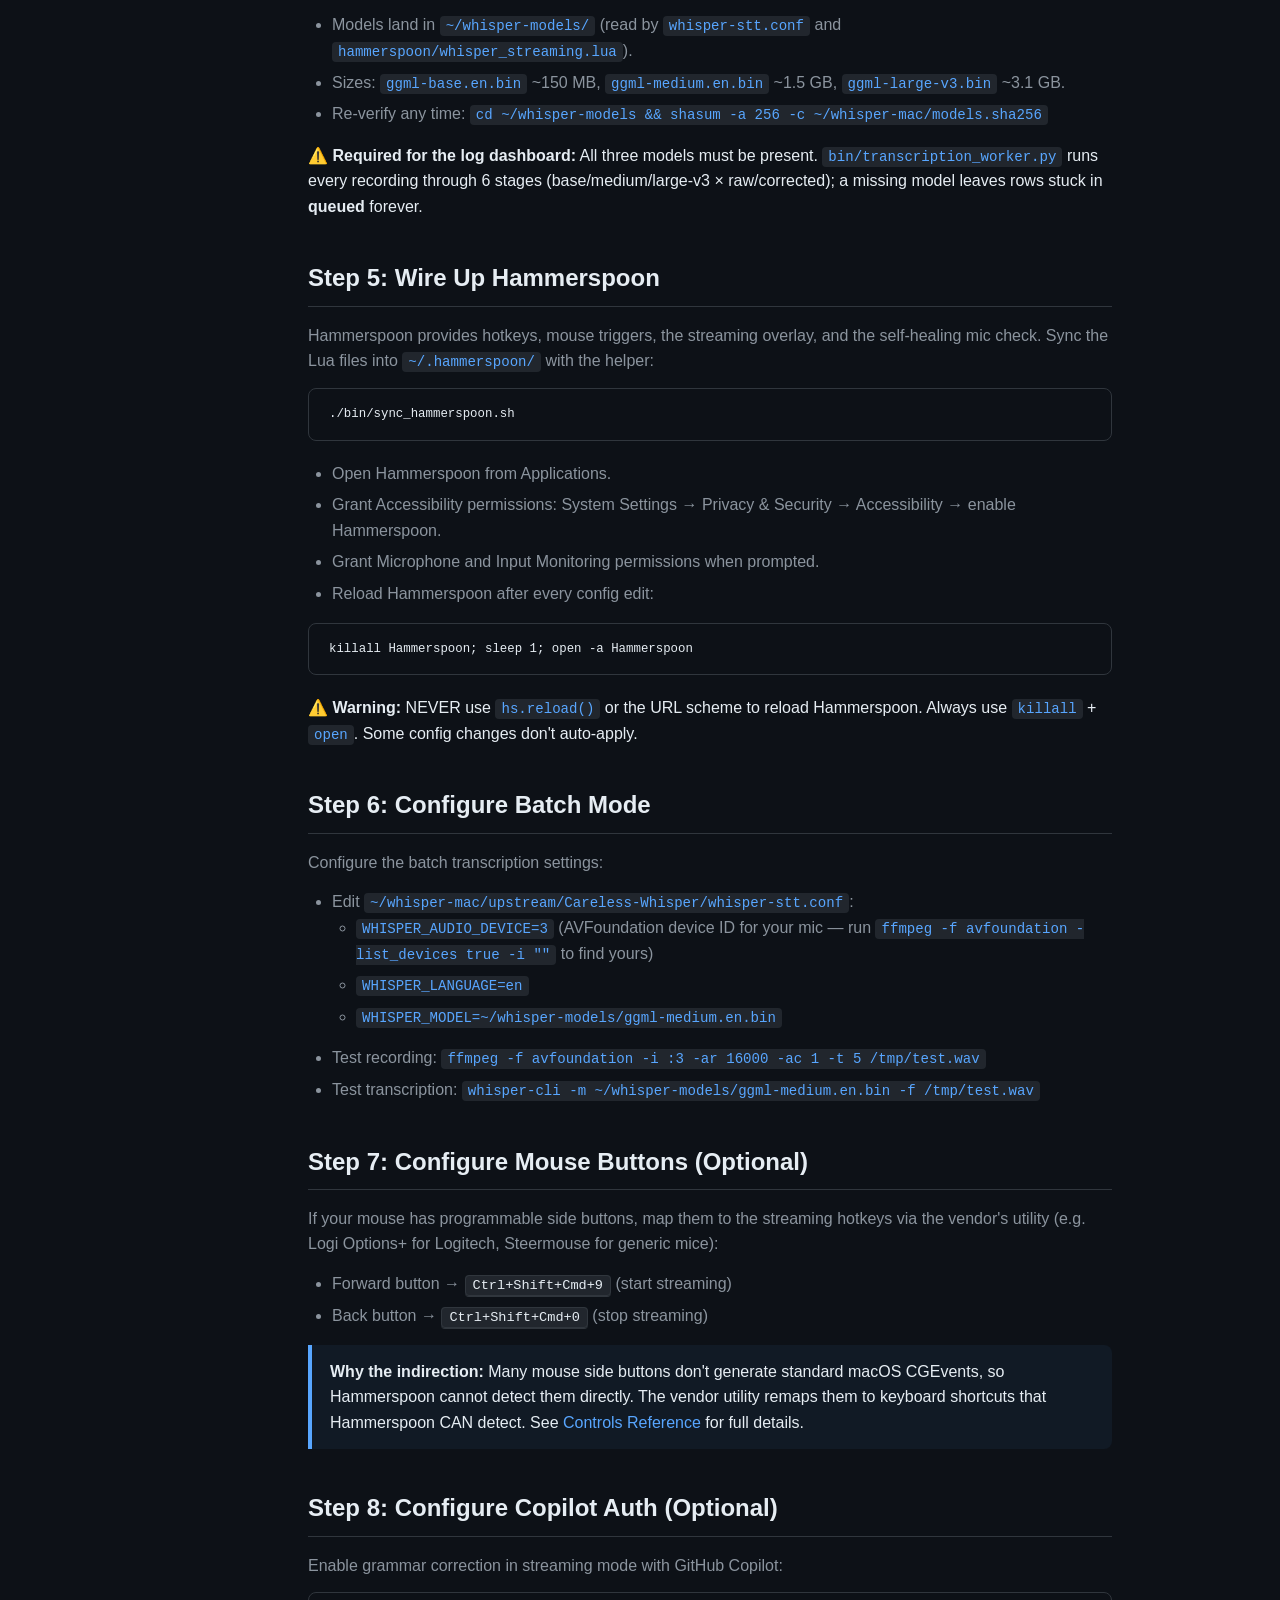
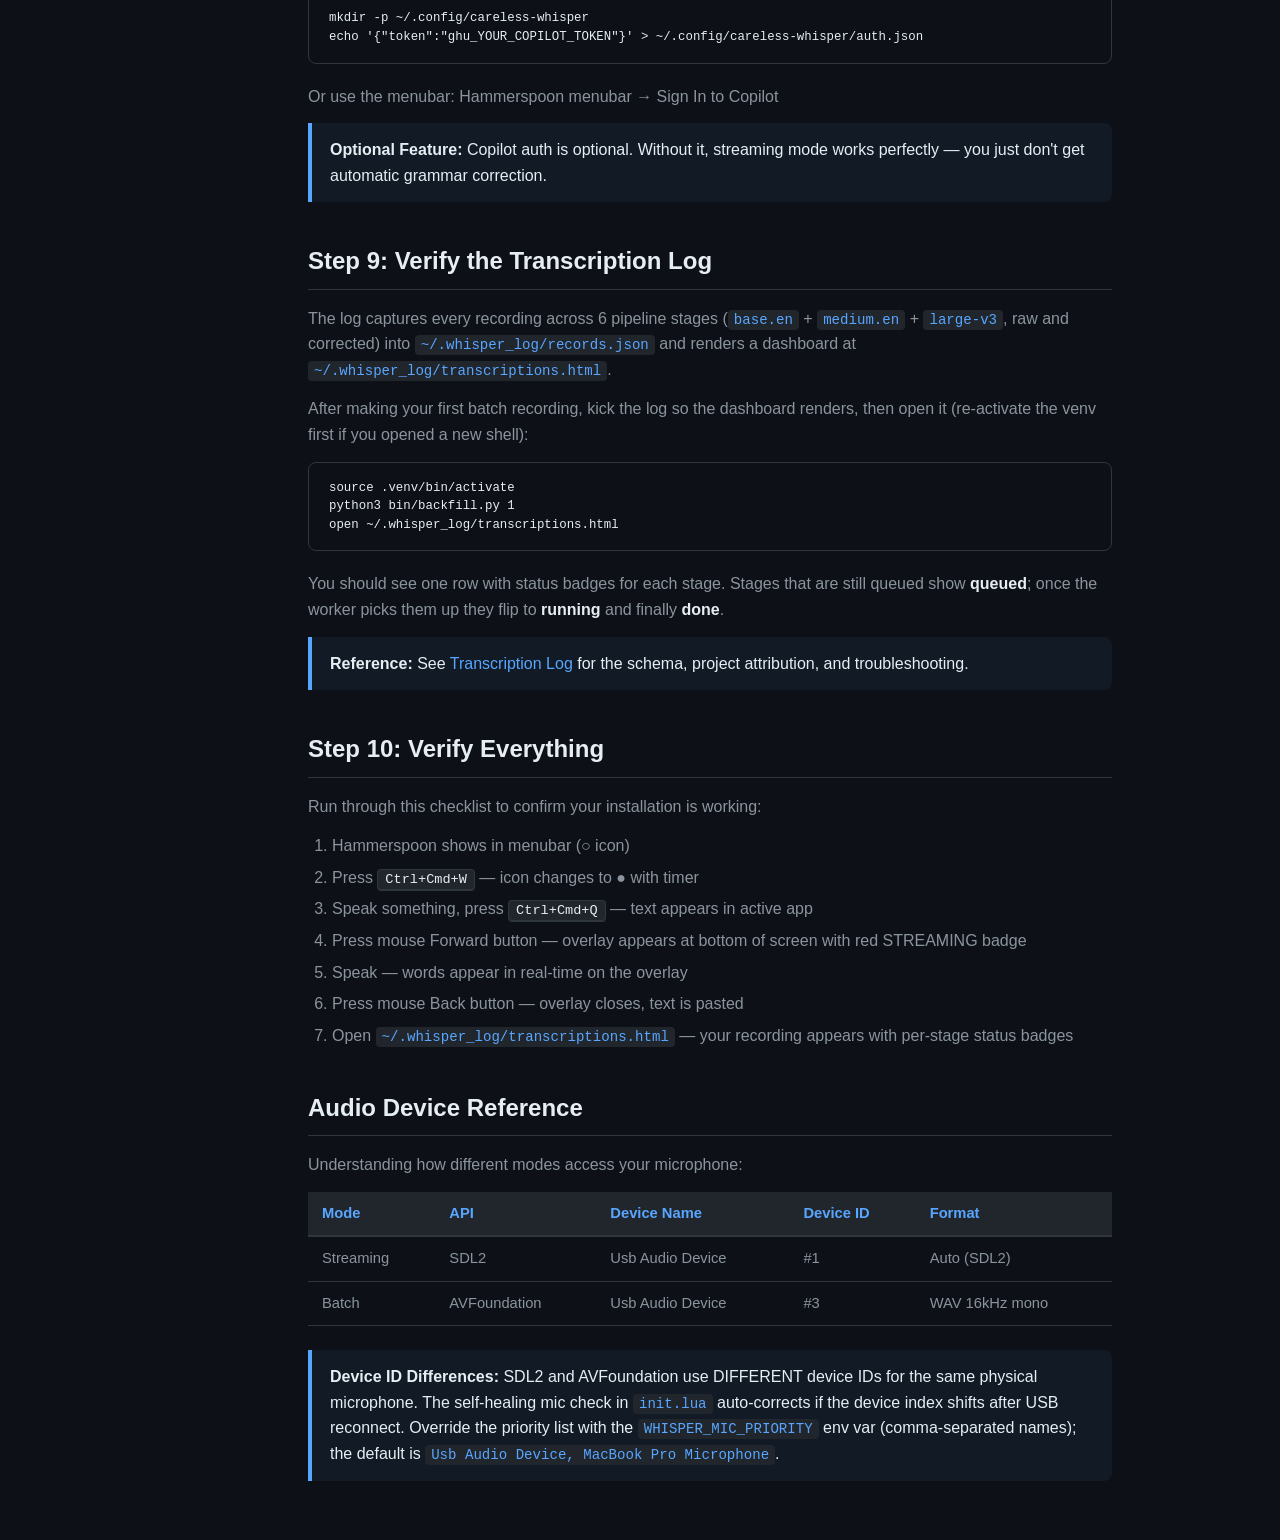
<file: installation.html>
<!DOCTYPE html>
<html lang="en">
<head>
    <meta charset="UTF-8">
    <meta name="viewport" content="width=device-width, initial-scale=1.0">
    <title>Whisper STT — Installation Guide</title>
    <link rel="stylesheet" href="styles.css">
</head>
<body>
<div class="main">
    <h1>Installation Guide</h1>
    <p class="subtitle">Complete step-by-step setup for AI agent replication. Follow every step in order.</p>

    <h2>Prerequisites</h2>
    <ul>
        <li>macOS on Apple Silicon (Metal-accelerated whisper.cpp)</li>
        <li>Homebrew package manager</li>
        <li>Git, Python 3.10+</li>
        <li>A USB microphone (or built-in MacBook mic)</li>
        <li>A mouse with programmable side buttons (optional, for streaming-mode triggers)</li>
        <li>GitHub Copilot subscription (optional, for grammar correction in streaming mode)</li>
    </ul>

    <h2>Step 1: Install Homebrew Packages</h2>
    <p>Install whisper.cpp, audio recording, and OCR (used for project attribution from screenshots):</p>
    <pre><code>brew install whisper-cpp ffmpeg tesseract
brew install --cask hammerspoon</code></pre>
    <ul>
        <li>This installs: <code>whisper-cli</code> (batch transcription), <code>whisper-stream</code> (live streaming), <code>whisper-server</code>, <code>ffmpeg</code> (audio recording), and <code>tesseract</code> (OCR for <code>bin/extract_project_from_screenshot.py</code>)</li>
        <li>Verify: <code>which whisper-cli</code> → <code>/opt/homebrew/bin/whisper-cli</code></li>
        <li>Verify: <code>which whisper-stream</code> → <code>/opt/homebrew/bin/whisper-stream</code></li>
        <li>Verify: <code>which tesseract</code> → <code>/opt/homebrew/bin/tesseract</code></li>
    </ul>

    <h2>Step 2: Clone the Repository</h2>
    <p>Clone <code>whisper-mac</code> — Careless-Whisper is vendored under <code>upstream/</code>, so no separate clone is needed:</p>
    <pre><code>git clone https://github.com/dawidbednarczyk/whisper-mac.git ~/whisper-mac
cd ~/whisper-mac</code></pre>

    <h2>Step 3: Install Python Dependencies</h2>
    <p>The transcription log, dashboard renderer, and worker need a Python venv:</p>
    <pre><code>python3 -m venv .venv
source .venv/bin/activate
pip install -r requirements.txt</code></pre>
    <div class="info-box">
        <strong>Re-activate the venv</strong> in every new shell that runs <code>bin/transcription_worker.py</code>, <code>bin/backfill.py</code>, or <code>bin/_html_render.py</code>. Hammerspoon-launched workers should use the absolute interpreter path <code>~/whisper-mac/.venv/bin/python3</code>.
    </div>

    <h2>Step 4: Download Whisper Models</h2>
    <p>The 6-stage pipeline needs three GGML models (<code>base.en</code>, <code>medium.en</code>, <code>large-v3</code>). Use the helper script — it downloads, verifies SHA-256 against <code>models.sha256</code>, and is idempotent:</p>
    <pre><code>./bin/install_models.sh</code></pre>
    <ul>
        <li>Models land in <code>~/whisper-models/</code> (read by <code>whisper-stt.conf</code> and <code>hammerspoon/whisper_streaming.lua</code>).</li>
        <li>Sizes: <code>ggml-base.en.bin</code> ~150 MB, <code>ggml-medium.en.bin</code> ~1.5 GB, <code>ggml-large-v3.bin</code> ~3.1 GB.</li>
        <li>Re-verify any time: <code>cd ~/whisper-models &amp;&amp; shasum -a 256 -c ~/whisper-mac/models.sha256</code></li>
    </ul>
    <div class="warning-box">
        <strong>⚠️ Required for the log dashboard:</strong> All three models must be present. <code>bin/transcription_worker.py</code> runs every recording through 6 stages (base/medium/large-v3 × raw/corrected); a missing model leaves rows stuck in <strong>queued</strong> forever.
    </div>

    <h2>Step 5: Wire Up Hammerspoon</h2>
    <p>Hammerspoon provides hotkeys, mouse triggers, the streaming overlay, and the self-healing mic check. Sync the Lua files into <code>~/.hammerspoon/</code> with the helper:</p>
    <pre><code>./bin/sync_hammerspoon.sh</code></pre>
    <ul>
        <li>Open Hammerspoon from Applications.</li>
        <li>Grant Accessibility permissions: System Settings → Privacy &amp; Security → Accessibility → enable Hammerspoon.</li>
        <li>Grant Microphone and Input Monitoring permissions when prompted.</li>
        <li>Reload Hammerspoon after every config edit:</li>
    </ul>
    <pre><code>killall Hammerspoon; sleep 1; open -a Hammerspoon</code></pre>
    <div class="warning-box">
        <strong>⚠️ Warning:</strong> NEVER use <code>hs.reload()</code> or the URL scheme to reload Hammerspoon. Always use <code>killall</code> + <code>open</code>. Some config changes don't auto-apply.
    </div>

    <h2>Step 6: Configure Batch Mode</h2>
    <p>Configure the batch transcription settings:</p>
    <ul>
        <li>Edit <code>~/whisper-mac/upstream/Careless-Whisper/whisper-stt.conf</code>:
            <ul>
                <li><code>WHISPER_AUDIO_DEVICE=3</code> (AVFoundation device ID for your mic — run <code>ffmpeg -f avfoundation -list_devices true -i ""</code> to find yours)</li>
                <li><code>WHISPER_LANGUAGE=en</code></li>
                <li><code>WHISPER_MODEL=~/whisper-models/ggml-medium.en.bin</code></li>
            </ul>
        </li>
        <li>Test recording: <code>ffmpeg -f avfoundation -i :3 -ar 16000 -ac 1 -t 5 /tmp/test.wav</code></li>
        <li>Test transcription: <code>whisper-cli -m ~/whisper-models/ggml-medium.en.bin -f /tmp/test.wav</code></li>
    </ul>

    <h2>Step 7: Configure Mouse Buttons (Optional)</h2>
    <p>If your mouse has programmable side buttons, map them to the streaming hotkeys via the vendor's utility (e.g. Logi Options+ for Logitech, Steermouse for generic mice):</p>
    <ul>
        <li>Forward button → <kbd>Ctrl+Shift+Cmd+9</kbd> (start streaming)</li>
        <li>Back button → <kbd>Ctrl+Shift+Cmd+0</kbd> (stop streaming)</li>
    </ul>
    <div class="info-box">
        <strong>Why the indirection:</strong> Many mouse side buttons don't generate standard macOS CGEvents, so Hammerspoon cannot detect them directly. The vendor utility remaps them to keyboard shortcuts that Hammerspoon CAN detect. See <a href="controls.html">Controls Reference</a> for full details.
    </div>

    <h2>Step 8: Configure Copilot Auth (Optional)</h2>
    <p>Enable grammar correction in streaming mode with GitHub Copilot:</p>
    <pre><code>mkdir -p ~/.config/careless-whisper
echo '{"token":"ghu_YOUR_COPILOT_TOKEN"}' > ~/.config/careless-whisper/auth.json</code></pre>
    <p>Or use the menubar: Hammerspoon menubar → Sign In to Copilot</p>
    <div class="info-box">
        <strong>Optional Feature:</strong> Copilot auth is optional. Without it, streaming mode works perfectly — you just don't get automatic grammar correction.
    </div>

    <h2>Step 9: Verify the Transcription Log</h2>
    <p>The log captures every recording across 6 pipeline stages
    (<code>base.en</code> + <code>medium.en</code> + <code>large-v3</code>, raw and corrected) into
    <code>~/.whisper_log/records.json</code> and renders a dashboard at
    <code>~/.whisper_log/transcriptions.html</code>.</p>
    <p>After making your first batch recording, kick the log so the
    dashboard renders, then open it (re-activate the venv first if you opened a new shell):</p>
    <pre><code>source .venv/bin/activate
python3 bin/backfill.py 1
open ~/.whisper_log/transcriptions.html</code></pre>
    <p>You should see one row with status badges for each stage. Stages that
    are still queued show <strong>queued</strong>; once the worker picks them
    up they flip to <strong>running</strong> and finally <strong>done</strong>.</p>
    <div class="info-box">
        <strong>Reference:</strong> See <a href="transcription-log.html">Transcription Log</a> for the schema, project attribution, and troubleshooting.
    </div>

    <h2>Step 10: Verify Everything</h2>
    <p>Run through this checklist to confirm your installation is working:</p>
    <ol>
        <li>Hammerspoon shows in menubar (○ icon)</li>
        <li>Press <kbd>Ctrl+Cmd+W</kbd> — icon changes to ● with timer</li>
        <li>Speak something, press <kbd>Ctrl+Cmd+Q</kbd> — text appears in active app</li>
        <li>Press mouse Forward button — overlay appears at bottom of screen with red STREAMING badge</li>
        <li>Speak — words appear in real-time on the overlay</li>
        <li>Press mouse Back button — overlay closes, text is pasted</li>
        <li>Open <code>~/.whisper_log/transcriptions.html</code> — your recording appears with per-stage status badges</li>
    </ol>

    <h2>Audio Device Reference</h2>
    <p>Understanding how different modes access your microphone:</p>
    <table>
        <thead>
            <tr>
                <th>Mode</th>
                <th>API</th>
                <th>Device Name</th>
                <th>Device ID</th>
                <th>Format</th>
            </tr>
        </thead>
        <tbody>
            <tr>
                <td>Streaming</td>
                <td>SDL2</td>
                <td>Usb Audio Device</td>
                <td>#1</td>
                <td>Auto (SDL2)</td>
            </tr>
            <tr>
                <td>Batch</td>
                <td>AVFoundation</td>
                <td>Usb Audio Device</td>
                <td>#3</td>
                <td>WAV 16kHz mono</td>
            </tr>
        </tbody>
    </table>
    <div class="info-box">
        <strong>Device ID Differences:</strong> SDL2 and AVFoundation use DIFFERENT device IDs for the same physical microphone. The self-healing mic check in <code>init.lua</code> auto-corrects if the device index shifts after USB reconnect. Override the priority list with the <code>WHISPER_MIC_PRIORITY</code> env var (comma-separated names); the default is <code>Usb Audio Device, MacBook Pro Microphone</code>.
    </div>
</div>
<script src="nav.js"></script>
</body>
</html>
</file>
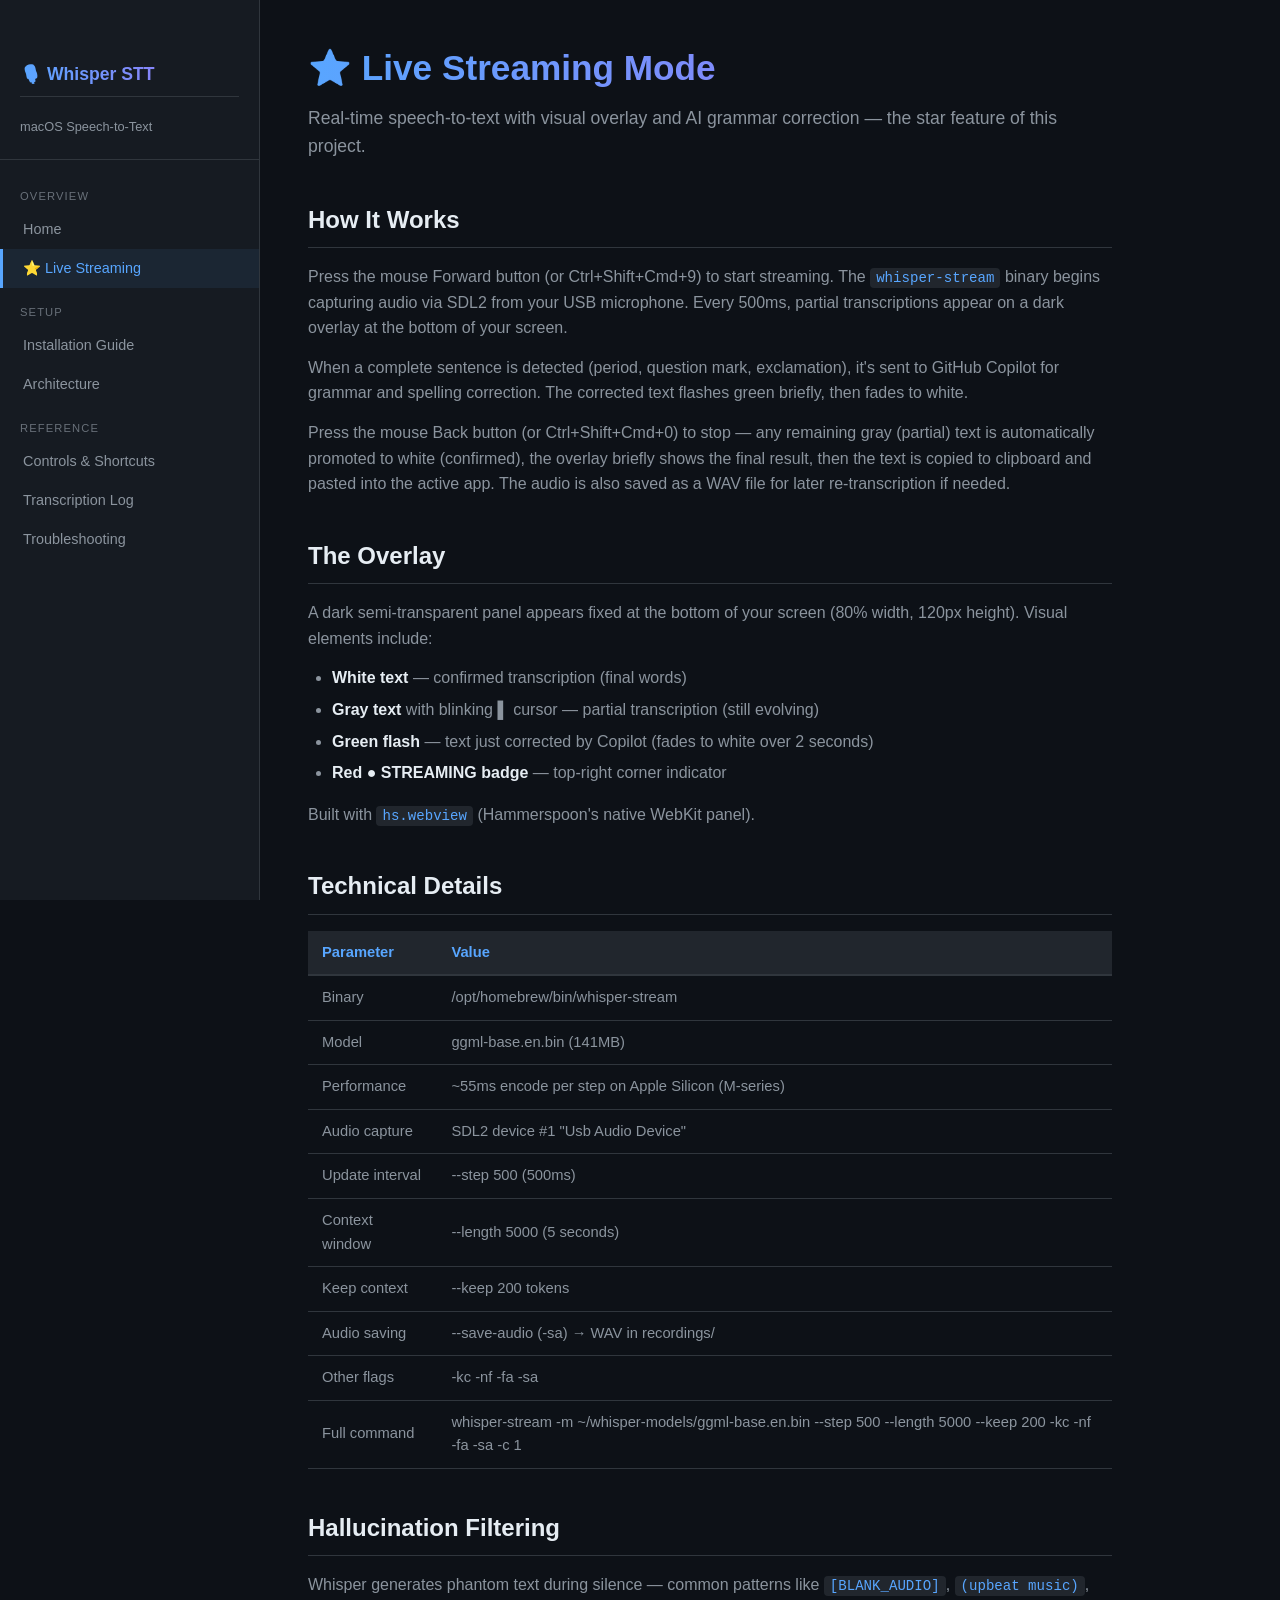
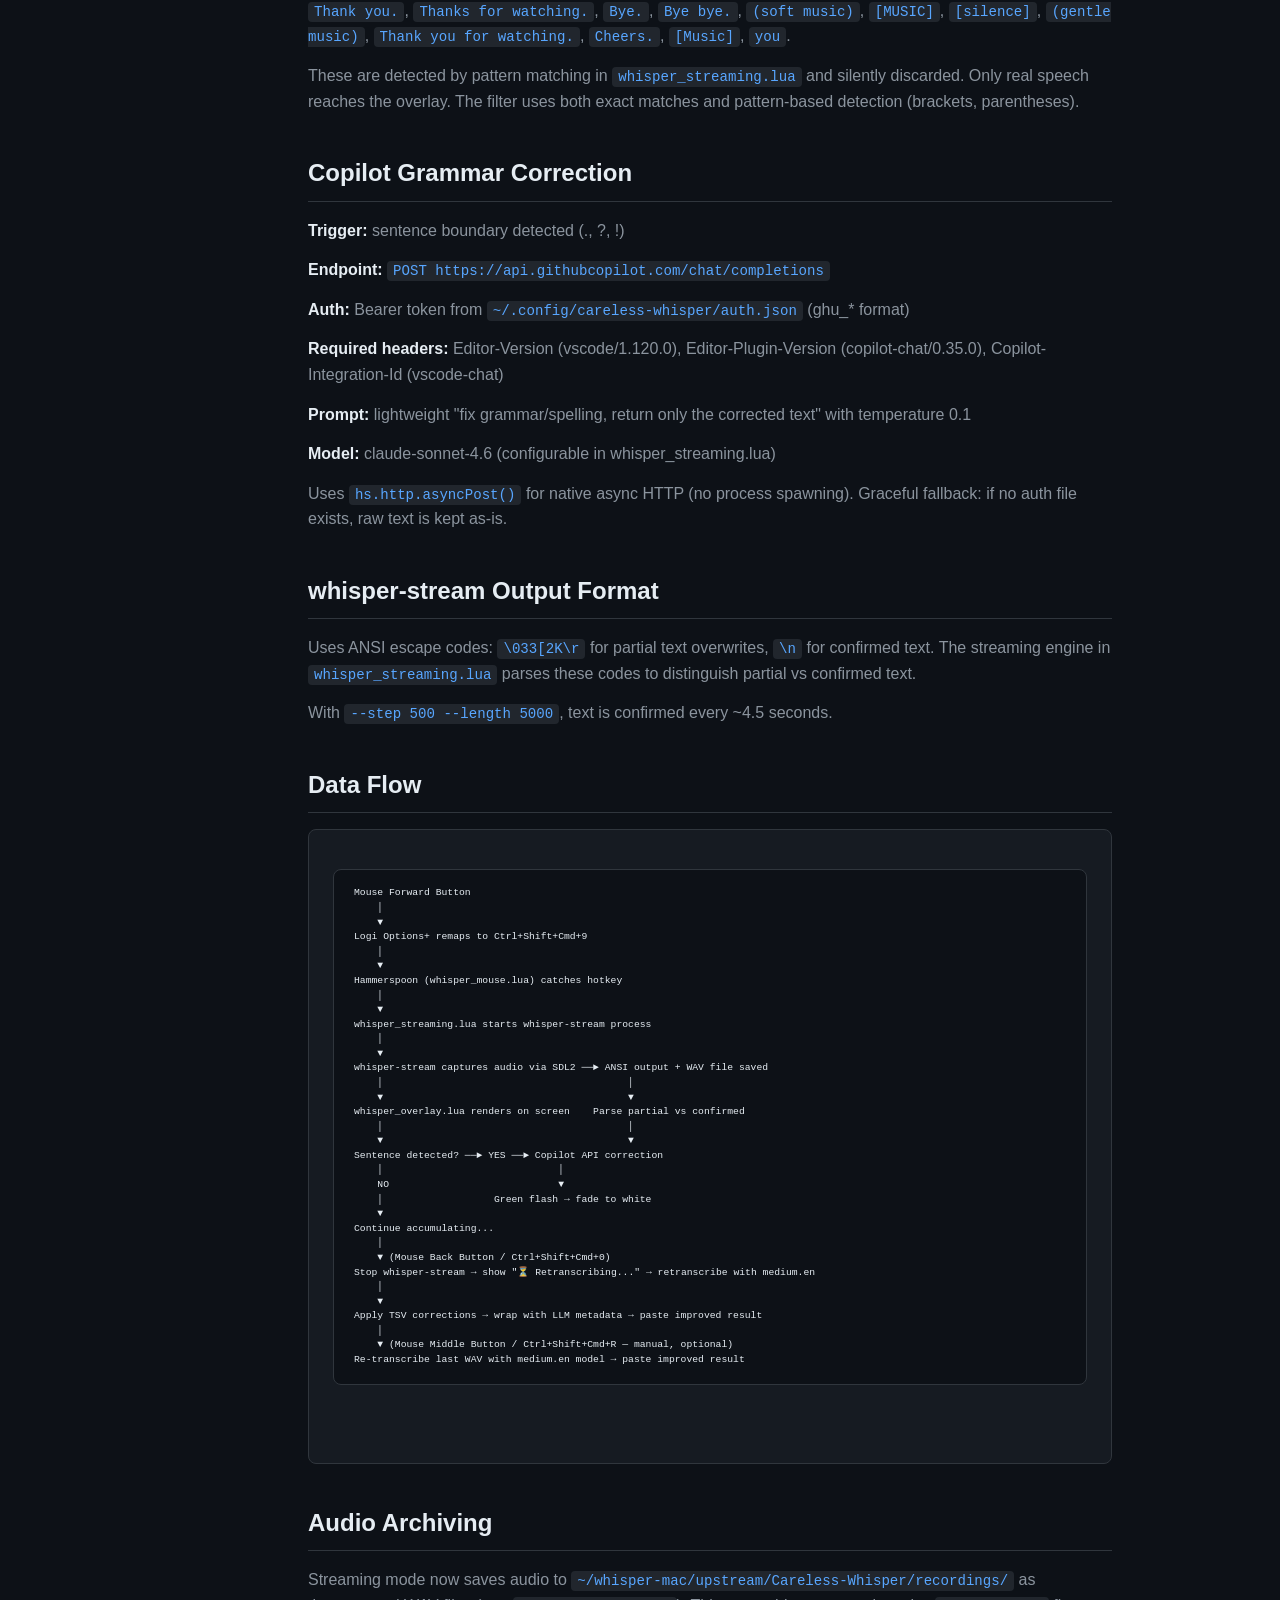
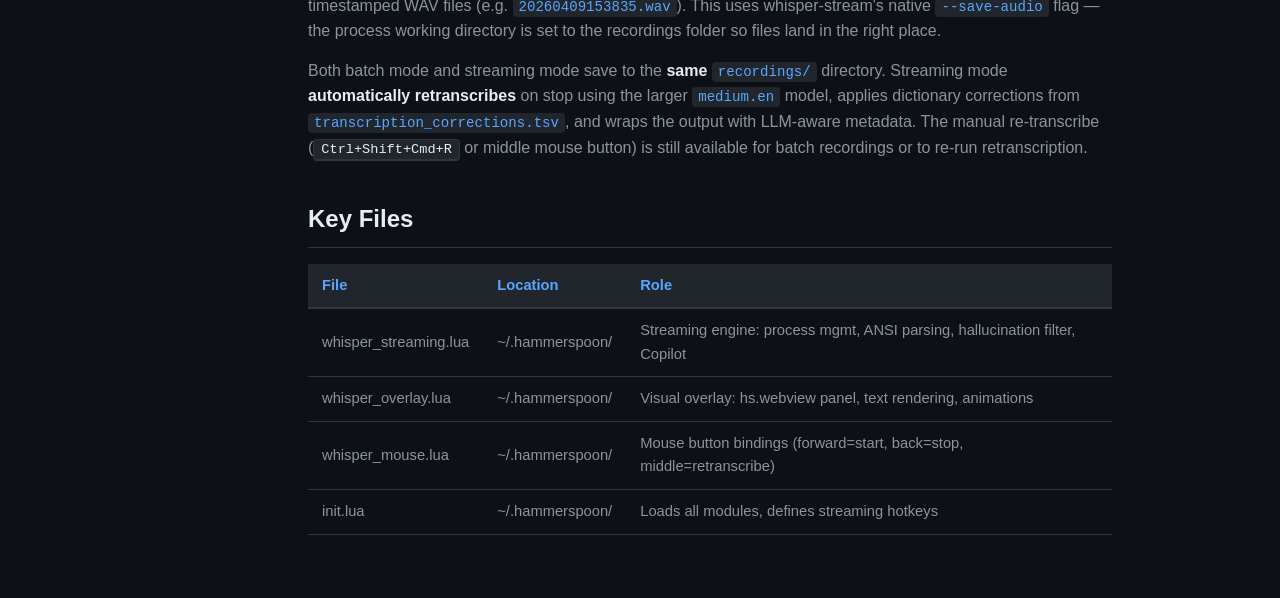
<file: streaming.html>
<!DOCTYPE html>
<html lang="en">
<head>
    <meta charset="UTF-8">
    <meta name="viewport" content="width=device-width, initial-scale=1.0">
    <title>Whisper STT — Live Streaming</title>
    <link rel="stylesheet" href="styles.css">
</head>
<body>
<div class="main">
    <h1>⭐ Live Streaming Mode</h1>
    <p class="subtitle">Real-time speech-to-text with visual overlay and AI grammar correction — the star feature of this project.</p>

    <h2>How It Works</h2>
    <p>Press the mouse Forward button (or Ctrl+Shift+Cmd+9) to start streaming. The <code>whisper-stream</code> binary begins capturing audio via SDL2 from your USB microphone. Every 500ms, partial transcriptions appear on a dark overlay at the bottom of your screen.</p>
    
    <p>When a complete sentence is detected (period, question mark, exclamation), it's sent to GitHub Copilot for grammar and spelling correction. The corrected text flashes green briefly, then fades to white.</p>
    
    <p>Press the mouse Back button (or Ctrl+Shift+Cmd+0) to stop — any remaining gray (partial) text is automatically promoted to white (confirmed), the overlay briefly shows the final result, then the text is copied to clipboard and pasted into the active app. The audio is also saved as a WAV file for later re-transcription if needed.</p>

    <h2>The Overlay</h2>
    <p>A dark semi-transparent panel appears fixed at the bottom of your screen (80% width, 120px height). Visual elements include:</p>
    <ul>
        <li><strong>White text</strong> — confirmed transcription (final words)</li>
        <li><strong>Gray text</strong> with blinking ▌ cursor — partial transcription (still evolving)</li>
        <li><strong>Green flash</strong> — text just corrected by Copilot (fades to white over 2 seconds)</li>
        <li><strong>Red ● STREAMING badge</strong> — top-right corner indicator</li>
    </ul>
    <p>Built with <code>hs.webview</code> (Hammerspoon's native WebKit panel).</p>

    <h2>Technical Details</h2>
    <table>
        <tr>
            <th>Parameter</th>
            <th>Value</th>
        </tr>
        <tr>
            <td>Binary</td>
            <td>/opt/homebrew/bin/whisper-stream</td>
        </tr>
        <tr>
            <td>Model</td>
            <td>ggml-base.en.bin (141MB)</td>
        </tr>
        <tr>
            <td>Performance</td>
            <td>~55ms encode per step on Apple Silicon (M-series)</td>
        </tr>
        <tr>
            <td>Audio capture</td>
            <td>SDL2 device #1 "Usb Audio Device"</td>
        </tr>
        <tr>
            <td>Update interval</td>
            <td>--step 500 (500ms)</td>
        </tr>
        <tr>
            <td>Context window</td>
            <td>--length 5000 (5 seconds)</td>
        </tr>
        <tr>
            <td>Keep context</td>
            <td>--keep 200 tokens</td>
        </tr>
        <tr>
            <td>Audio saving</td>
            <td>--save-audio (-sa) → WAV in recordings/</td>
        </tr>
        <tr>
            <td>Other flags</td>
            <td>-kc -nf -fa -sa</td>
        </tr>
        <tr>
            <td>Full command</td>
            <td>whisper-stream -m ~/whisper-models/ggml-base.en.bin --step 500 --length 5000 --keep 200 -kc -nf -fa -sa -c 1</td>
        </tr>
    </table>

    <h2>Hallucination Filtering</h2>
    <p>Whisper generates phantom text during silence — common patterns like <code>[BLANK_AUDIO]</code>, <code>(upbeat music)</code>, <code>Thank you.</code>, <code>Thanks for watching.</code>, <code>Bye.</code>, <code>Bye bye.</code>, <code>(soft music)</code>, <code>[MUSIC]</code>, <code>[silence]</code>, <code>(gentle music)</code>, <code>Thank you for watching.</code>, <code>Cheers.</code>, <code>[Music]</code>, <code>you</code>.</p>
    
    <p>These are detected by pattern matching in <code>whisper_streaming.lua</code> and silently discarded. Only real speech reaches the overlay. The filter uses both exact matches and pattern-based detection (brackets, parentheses).</p>

    <h2>Copilot Grammar Correction</h2>
    <p><strong>Trigger:</strong> sentence boundary detected (., ?, !)</p>
    <p><strong>Endpoint:</strong> <code>POST https://api.githubcopilot.com/chat/completions</code></p>
    <p><strong>Auth:</strong> Bearer token from <code>~/.config/careless-whisper/auth.json</code> (ghu_* format)</p>
    <p><strong>Required headers:</strong> Editor-Version (vscode/1.120.0), Editor-Plugin-Version (copilot-chat/0.35.0), Copilot-Integration-Id (vscode-chat)</p>
    <p><strong>Prompt:</strong> lightweight "fix grammar/spelling, return only the corrected text" with temperature 0.1</p>
    <p><strong>Model:</strong> claude-sonnet-4.6 (configurable in whisper_streaming.lua)</p>
    <p>Uses <code>hs.http.asyncPost()</code> for native async HTTP (no process spawning). Graceful fallback: if no auth file exists, raw text is kept as-is.</p>

    <h2>whisper-stream Output Format</h2>
    <p>Uses ANSI escape codes: <code>\033[2K\r</code> for partial text overwrites, <code>\n</code> for confirmed text. The streaming engine in <code>whisper_streaming.lua</code> parses these codes to distinguish partial vs confirmed text.</p>
    
    <p>With <code>--step 500 --length 5000</code>, text is confirmed every ~4.5 seconds.</p>

    <h2>Data Flow</h2>
    <div class="diagram">
<pre>
Mouse Forward Button
    │
    ▼
Logi Options+ remaps to Ctrl+Shift+Cmd+9
    │
    ▼
Hammerspoon (whisper_mouse.lua) catches hotkey
    │
    ▼
whisper_streaming.lua starts whisper-stream process
    │
    ▼
whisper-stream captures audio via SDL2 ──► ANSI output + WAV file saved
    │                                          │
    ▼                                          ▼
whisper_overlay.lua renders on screen    Parse partial vs confirmed
    │                                          │
    ▼                                          ▼
Sentence detected? ──► YES ──► Copilot API correction
    │                              │
    NO                             ▼
    │                   Green flash → fade to white
    ▼
Continue accumulating...
    │
    ▼ (Mouse Back Button / Ctrl+Shift+Cmd+0)
Stop whisper-stream → show "⏳ Retranscribing..." → retranscribe with medium.en
    │
    ▼
Apply TSV corrections → wrap with LLM metadata → paste improved result
    │
    ▼ (Mouse Middle Button / Ctrl+Shift+Cmd+R — manual, optional)
Re-transcribe last WAV with medium.en model → paste improved result
</pre>
    </div>

    <h2>Audio Archiving</h2>
    <p>Streaming mode now saves audio to <code>~/whisper-mac/upstream/Careless-Whisper/recordings/</code> as timestamped WAV files (e.g. <code>20260409153835.wav</code>). This uses whisper-stream's native <code>--save-audio</code> flag — the process working directory is set to the recordings folder so files land in the right place.</p>
    
    <p>Both batch mode and streaming mode save to the <strong>same</strong> <code>recordings/</code> directory. Streaming mode <strong>automatically retranscribes</strong> on stop using the larger <code>medium.en</code> model, applies dictionary corrections from <code>transcription_corrections.tsv</code>, and wraps the output with LLM-aware metadata. The manual re-transcribe (<kbd>Ctrl+Shift+Cmd+R</kbd> or middle mouse button) is still available for batch recordings or to re-run retranscription.</p>

    <h2>Key Files</h2>
    <table>
        <tr>
            <th>File</th>
            <th>Location</th>
            <th>Role</th>
        </tr>
        <tr>
            <td>whisper_streaming.lua</td>
            <td>~/.hammerspoon/</td>
            <td>Streaming engine: process mgmt, ANSI parsing, hallucination filter, Copilot</td>
        </tr>
        <tr>
            <td>whisper_overlay.lua</td>
            <td>~/.hammerspoon/</td>
            <td>Visual overlay: hs.webview panel, text rendering, animations</td>
        </tr>
        <tr>
            <td>whisper_mouse.lua</td>
            <td>~/.hammerspoon/</td>
            <td>Mouse button bindings (forward=start, back=stop, middle=retranscribe)</td>
        </tr>
        <tr>
            <td>init.lua</td>
            <td>~/.hammerspoon/</td>
            <td>Loads all modules, defines streaming hotkeys</td>
        </tr>
    </table>
</div>
<script src="nav.js"></script>
</body>
</html>
</file>
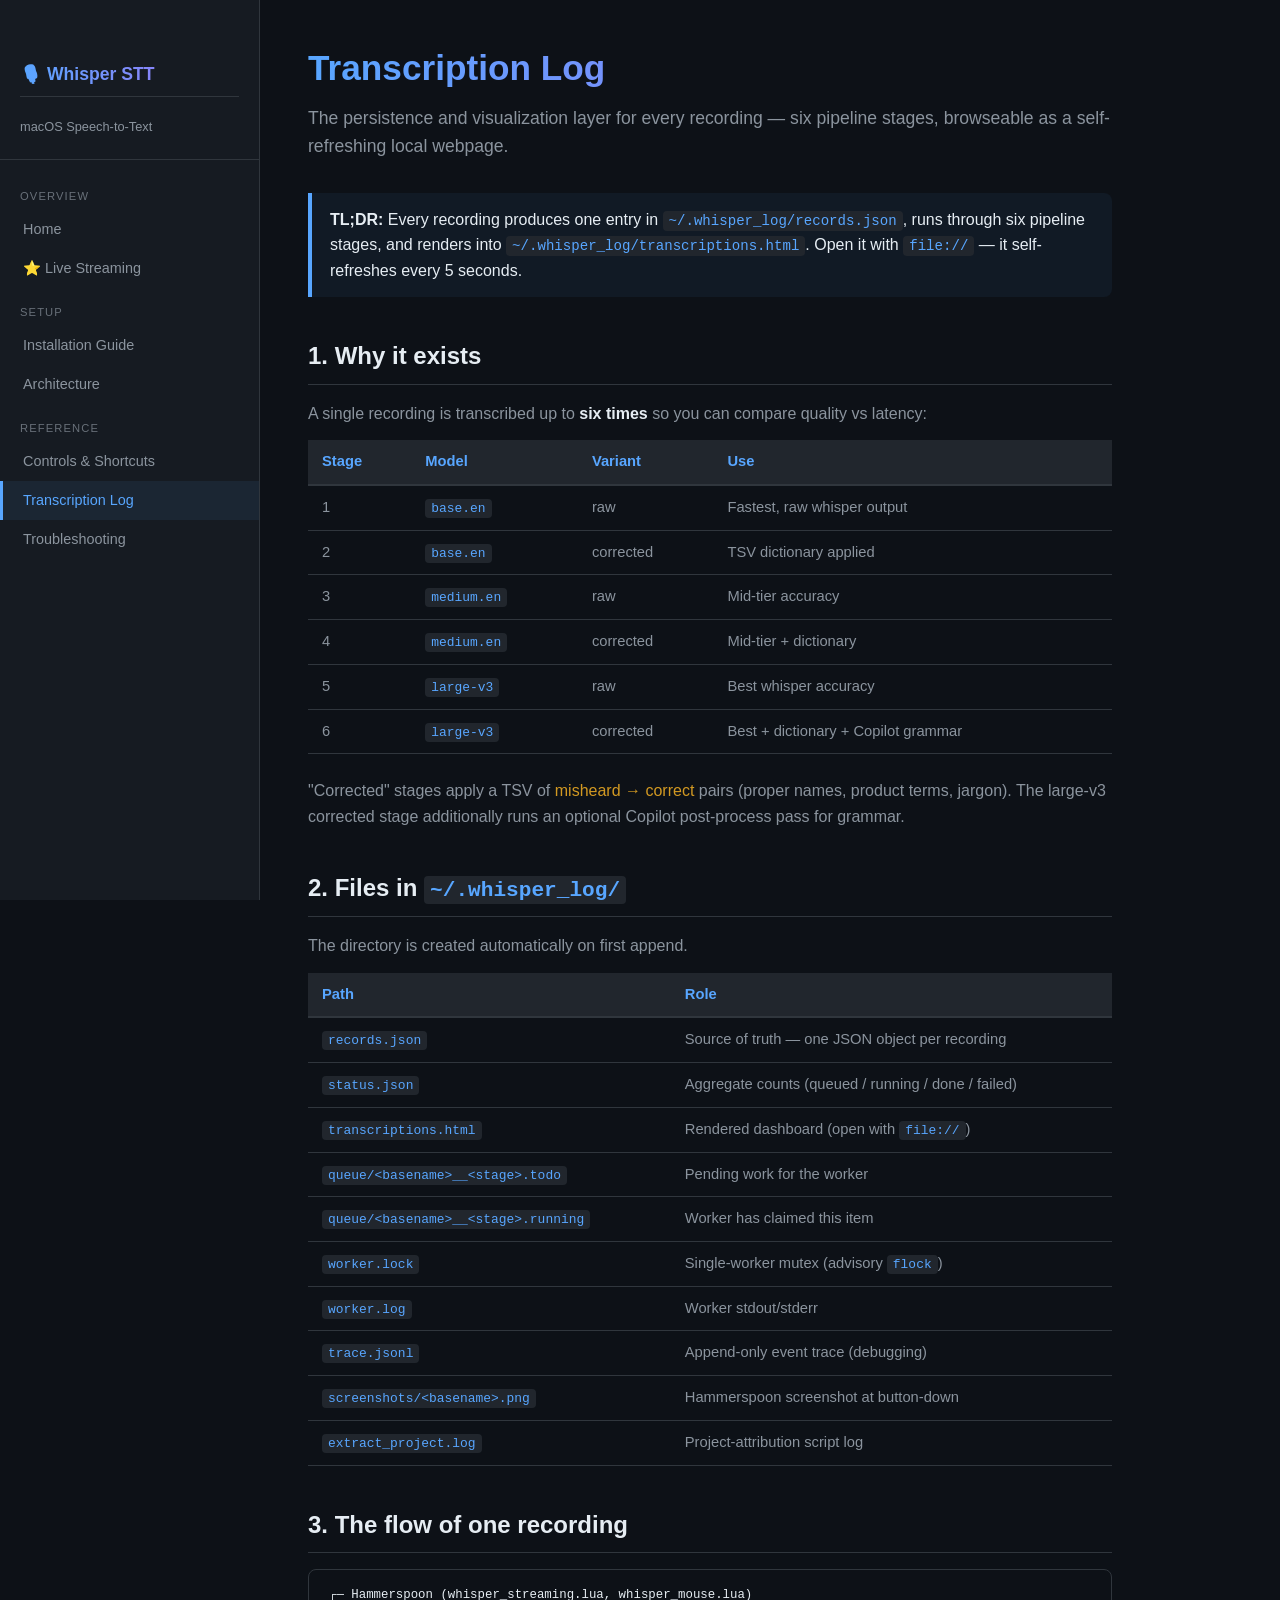
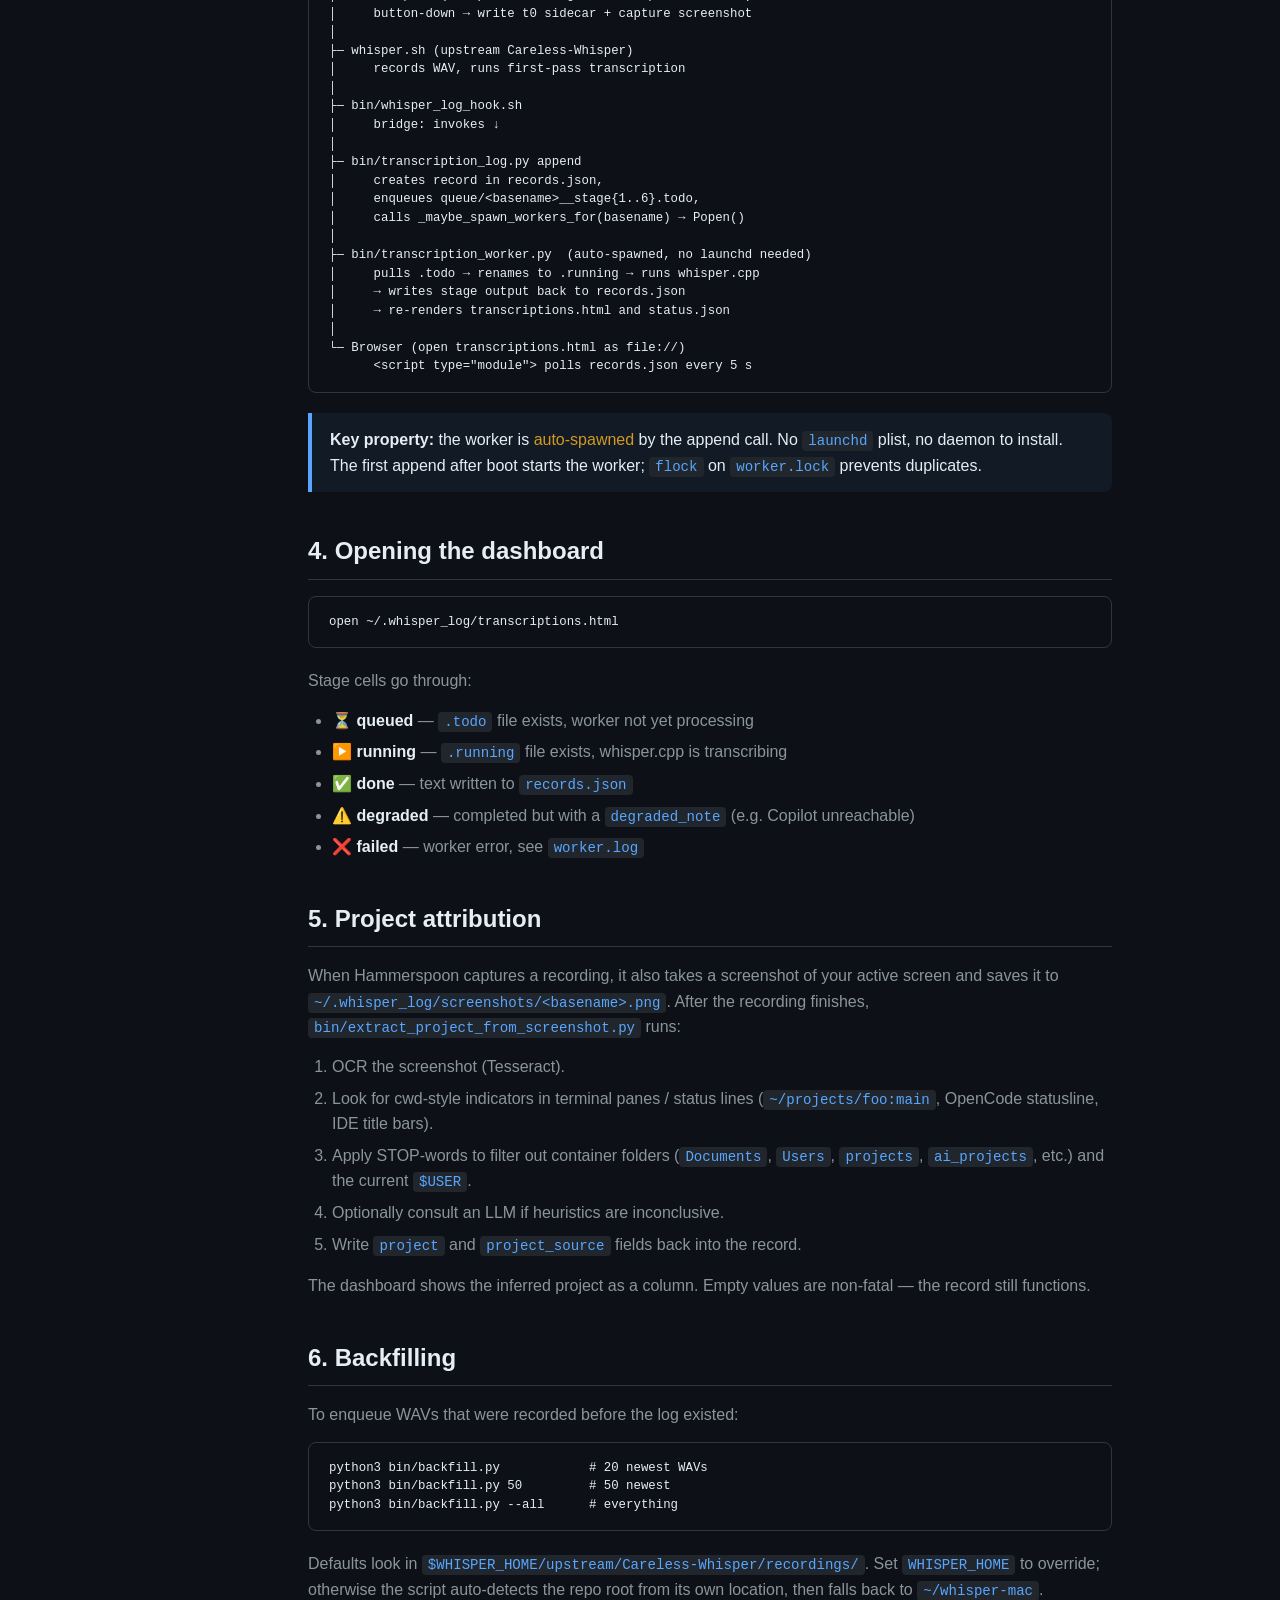
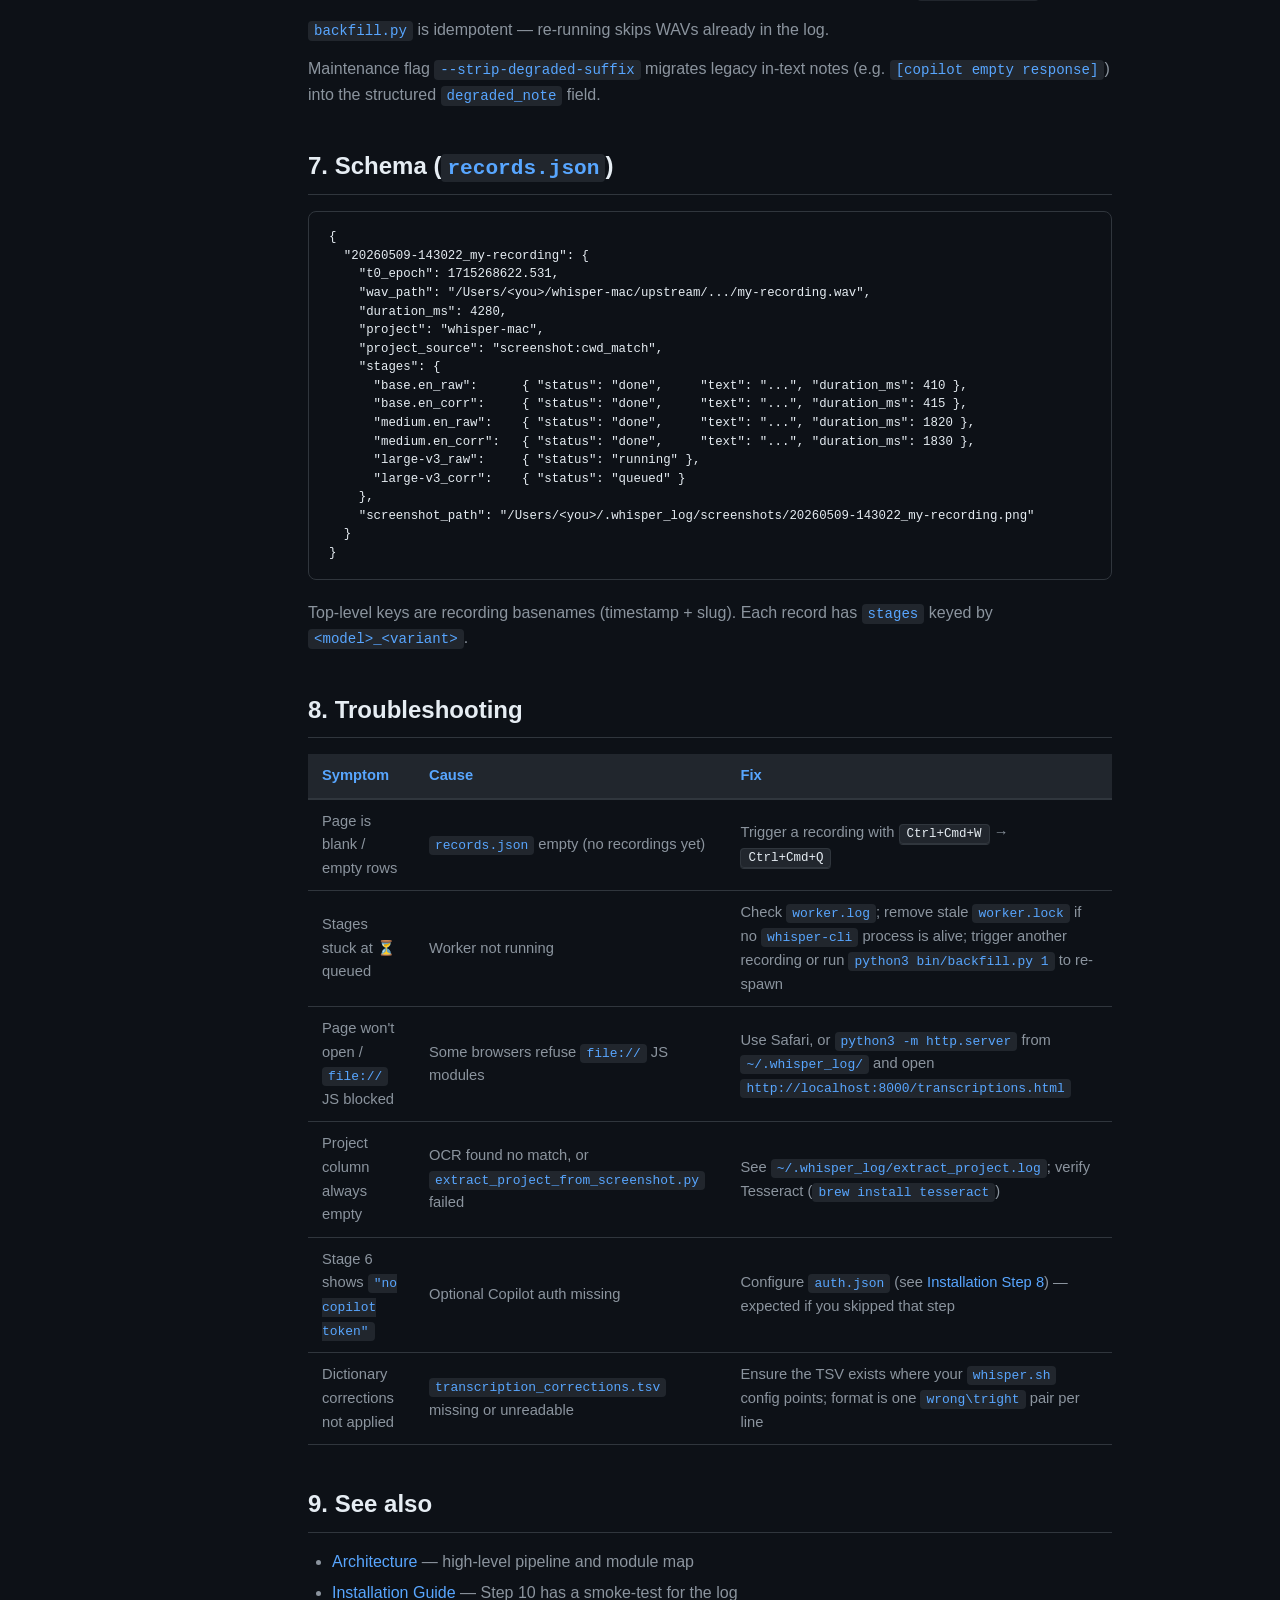
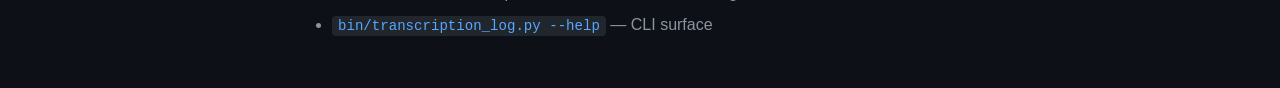
<file: transcription-log.html>
<!DOCTYPE html>
<html lang="en">
<head>
    <meta charset="UTF-8">
    <meta name="viewport" content="width=device-width, initial-scale=1.0">
    <title>Whisper STT — Transcription Log</title>
    <link rel="stylesheet" href="styles.css">
</head>
<body>
<div class="main">
    <h1>Transcription Log</h1>
    <p class="subtitle">The persistence and visualization layer for every recording — six pipeline stages, browseable as a self-refreshing local webpage.</p>

    <div class="info-box">
        <strong>TL;DR:</strong> Every recording produces one entry in <code>~/.whisper_log/records.json</code>, runs through six pipeline stages, and renders into <code>~/.whisper_log/transcriptions.html</code>. Open it with <code>file://</code> — it self-refreshes every 5&nbsp;seconds.
    </div>

    <h2>1. Why it exists</h2>
    <p>A single recording is transcribed up to <strong>six times</strong> so you can compare quality vs latency:</p>
    <table>
        <thead>
            <tr><th>Stage</th><th>Model</th><th>Variant</th><th>Use</th></tr>
        </thead>
        <tbody>
            <tr><td>1</td><td><code>base.en</code></td><td>raw</td><td>Fastest, raw whisper output</td></tr>
            <tr><td>2</td><td><code>base.en</code></td><td>corrected</td><td>TSV dictionary applied</td></tr>
            <tr><td>3</td><td><code>medium.en</code></td><td>raw</td><td>Mid-tier accuracy</td></tr>
            <tr><td>4</td><td><code>medium.en</code></td><td>corrected</td><td>Mid-tier + dictionary</td></tr>
            <tr><td>5</td><td><code>large-v3</code></td><td>raw</td><td>Best whisper accuracy</td></tr>
            <tr><td>6</td><td><code>large-v3</code></td><td>corrected</td><td>Best + dictionary + Copilot grammar</td></tr>
        </tbody>
    </table>
    <p>"Corrected" stages apply a TSV of <em>misheard&nbsp;→&nbsp;correct</em> pairs (proper names, product terms, jargon). The large-v3 corrected stage additionally runs an optional Copilot post-process pass for grammar.</p>

    <h2>2. Files in <code>~/.whisper_log/</code></h2>
    <p>The directory is created automatically on first append.</p>
    <table>
        <thead><tr><th>Path</th><th>Role</th></tr></thead>
        <tbody>
            <tr><td><code>records.json</code></td><td>Source of truth — one JSON object per recording</td></tr>
            <tr><td><code>status.json</code></td><td>Aggregate counts (queued / running / done / failed)</td></tr>
            <tr><td><code>transcriptions.html</code></td><td>Rendered dashboard (open with <code>file://</code>)</td></tr>
            <tr><td><code>queue/&lt;basename&gt;__&lt;stage&gt;.todo</code></td><td>Pending work for the worker</td></tr>
            <tr><td><code>queue/&lt;basename&gt;__&lt;stage&gt;.running</code></td><td>Worker has claimed this item</td></tr>
            <tr><td><code>worker.lock</code></td><td>Single-worker mutex (advisory <code>flock</code>)</td></tr>
            <tr><td><code>worker.log</code></td><td>Worker stdout/stderr</td></tr>
            <tr><td><code>trace.jsonl</code></td><td>Append-only event trace (debugging)</td></tr>
            <tr><td><code>screenshots/&lt;basename&gt;.png</code></td><td>Hammerspoon screenshot at button-down</td></tr>
            <tr><td><code>extract_project.log</code></td><td>Project-attribution script log</td></tr>
        </tbody>
    </table>

    <h2>3. The flow of one recording</h2>
    <pre><code>┌─ Hammerspoon (whisper_streaming.lua, whisper_mouse.lua)
│     button-down → write t0 sidecar + capture screenshot
│
├─ whisper.sh (upstream Careless-Whisper)
│     records WAV, runs first-pass transcription
│
├─ bin/whisper_log_hook.sh
│     bridge: invokes ↓
│
├─ bin/transcription_log.py append
│     creates record in records.json,
│     enqueues queue/&lt;basename&gt;__stage{1..6}.todo,
│     calls _maybe_spawn_workers_for(basename) → Popen()
│
├─ bin/transcription_worker.py  (auto-spawned, no launchd needed)
│     pulls .todo → renames to .running → runs whisper.cpp
│     → writes stage output back to records.json
│     → re-renders transcriptions.html and status.json
│
└─ Browser (open transcriptions.html as file://)
      &lt;script type="module"&gt; polls records.json every 5 s</code></pre>
    <div class="info-box">
        <strong>Key property:</strong> the worker is <em>auto-spawned</em> by the append call. No <code>launchd</code> plist, no daemon to install. The first append after boot starts the worker; <code>flock</code> on <code>worker.lock</code> prevents duplicates.
    </div>

    <h2>4. Opening the dashboard</h2>
    <pre><code>open ~/.whisper_log/transcriptions.html</code></pre>
    <p>Stage cells go through:</p>
    <ul>
        <li>⏳ <strong>queued</strong> — <code>.todo</code> file exists, worker not yet processing</li>
        <li>▶️ <strong>running</strong> — <code>.running</code> file exists, whisper.cpp is transcribing</li>
        <li>✅ <strong>done</strong> — text written to <code>records.json</code></li>
        <li>⚠️ <strong>degraded</strong> — completed but with a <code>degraded_note</code> (e.g. Copilot unreachable)</li>
        <li>❌ <strong>failed</strong> — worker error, see <code>worker.log</code></li>
    </ul>

    <h2>5. Project attribution</h2>
    <p>When Hammerspoon captures a recording, it also takes a screenshot of your active screen and saves it to <code>~/.whisper_log/screenshots/&lt;basename&gt;.png</code>. After the recording finishes, <code>bin/extract_project_from_screenshot.py</code> runs:</p>
    <ol>
        <li>OCR the screenshot (Tesseract).</li>
        <li>Look for cwd-style indicators in terminal panes / status lines (<code>~/projects/foo:main</code>, OpenCode statusline, IDE title bars).</li>
        <li>Apply STOP-words to filter out container folders (<code>Documents</code>, <code>Users</code>, <code>projects</code>, <code>ai_projects</code>, etc.) and the current <code>$USER</code>.</li>
        <li>Optionally consult an LLM if heuristics are inconclusive.</li>
        <li>Write <code>project</code> and <code>project_source</code> fields back into the record.</li>
    </ol>
    <p>The dashboard shows the inferred project as a column. Empty values are non-fatal — the record still functions.</p>

    <h2>6. Backfilling</h2>
    <p>To enqueue WAVs that were recorded before the log existed:</p>
    <pre><code>python3 bin/backfill.py            # 20 newest WAVs
python3 bin/backfill.py 50         # 50 newest
python3 bin/backfill.py --all      # everything</code></pre>
    <p>Defaults look in <code>$WHISPER_HOME/upstream/Careless-Whisper/recordings/</code>. Set <code>WHISPER_HOME</code> to override; otherwise the script auto-detects the repo root from its own location, then falls back to <code>~/whisper-mac</code>.</p>
    <p><code>backfill.py</code> is idempotent — re-running skips WAVs already in the log.</p>
    <p>Maintenance flag <code>--strip-degraded-suffix</code> migrates legacy in-text notes (e.g. <code>[copilot empty response]</code>) into the structured <code>degraded_note</code> field.</p>

    <h2>7. Schema (<code>records.json</code>)</h2>
    <pre><code>{
  "20260509-143022_my-recording": {
    "t0_epoch": 1715268622.531,
    "wav_path": "/Users/&lt;you&gt;/whisper-mac/upstream/.../my-recording.wav",
    "duration_ms": 4280,
    "project": "whisper-mac",
    "project_source": "screenshot:cwd_match",
    "stages": {
      "base.en_raw":      { "status": "done",     "text": "...", "duration_ms": 410 },
      "base.en_corr":     { "status": "done",     "text": "...", "duration_ms": 415 },
      "medium.en_raw":    { "status": "done",     "text": "...", "duration_ms": 1820 },
      "medium.en_corr":   { "status": "done",     "text": "...", "duration_ms": 1830 },
      "large-v3_raw":     { "status": "running" },
      "large-v3_corr":    { "status": "queued" }
    },
    "screenshot_path": "/Users/&lt;you&gt;/.whisper_log/screenshots/20260509-143022_my-recording.png"
  }
}</code></pre>
    <p>Top-level keys are recording basenames (timestamp + slug). Each record has <code>stages</code> keyed by <code>&lt;model&gt;_&lt;variant&gt;</code>.</p>

    <h2>8. Troubleshooting</h2>
    <table>
        <thead><tr><th>Symptom</th><th>Cause</th><th>Fix</th></tr></thead>
        <tbody>
            <tr><td>Page is blank / empty rows</td><td><code>records.json</code> empty (no recordings yet)</td><td>Trigger a recording with <kbd>Ctrl+Cmd+W</kbd> → <kbd>Ctrl+Cmd+Q</kbd></td></tr>
            <tr><td>Stages stuck at ⏳ queued</td><td>Worker not running</td><td>Check <code>worker.log</code>; remove stale <code>worker.lock</code> if no <code>whisper-cli</code> process is alive; trigger another recording or run <code>python3 bin/backfill.py 1</code> to re-spawn</td></tr>
            <tr><td>Page won't open / <code>file://</code> JS blocked</td><td>Some browsers refuse <code>file://</code> JS modules</td><td>Use Safari, or <code>python3 -m http.server</code> from <code>~/.whisper_log/</code> and open <code>http://localhost:8000/transcriptions.html</code></td></tr>
            <tr><td>Project column always empty</td><td>OCR found no match, or <code>extract_project_from_screenshot.py</code> failed</td><td>See <code>~/.whisper_log/extract_project.log</code>; verify Tesseract (<code>brew install tesseract</code>)</td></tr>
            <tr><td>Stage 6 shows <code>"no copilot token"</code></td><td>Optional Copilot auth missing</td><td>Configure <code>auth.json</code> (see <a href="installation.html">Installation Step 8</a>) — expected if you skipped that step</td></tr>
            <tr><td>Dictionary corrections not applied</td><td><code>transcription_corrections.tsv</code> missing or unreadable</td><td>Ensure the TSV exists where your <code>whisper.sh</code> config points; format is one <code>wrong\tright</code> pair per line</td></tr>
        </tbody>
    </table>

    <h2>9. See also</h2>
    <ul>
        <li><a href="architecture.html">Architecture</a> — high-level pipeline and module map</li>
        <li><a href="installation.html">Installation Guide</a> — Step 10 has a smoke-test for the log</li>
        <li><code>bin/transcription_log.py --help</code> — CLI surface</li>
    </ul>
</div>
<script src="nav.js"></script>
</body>
</html>
</file>
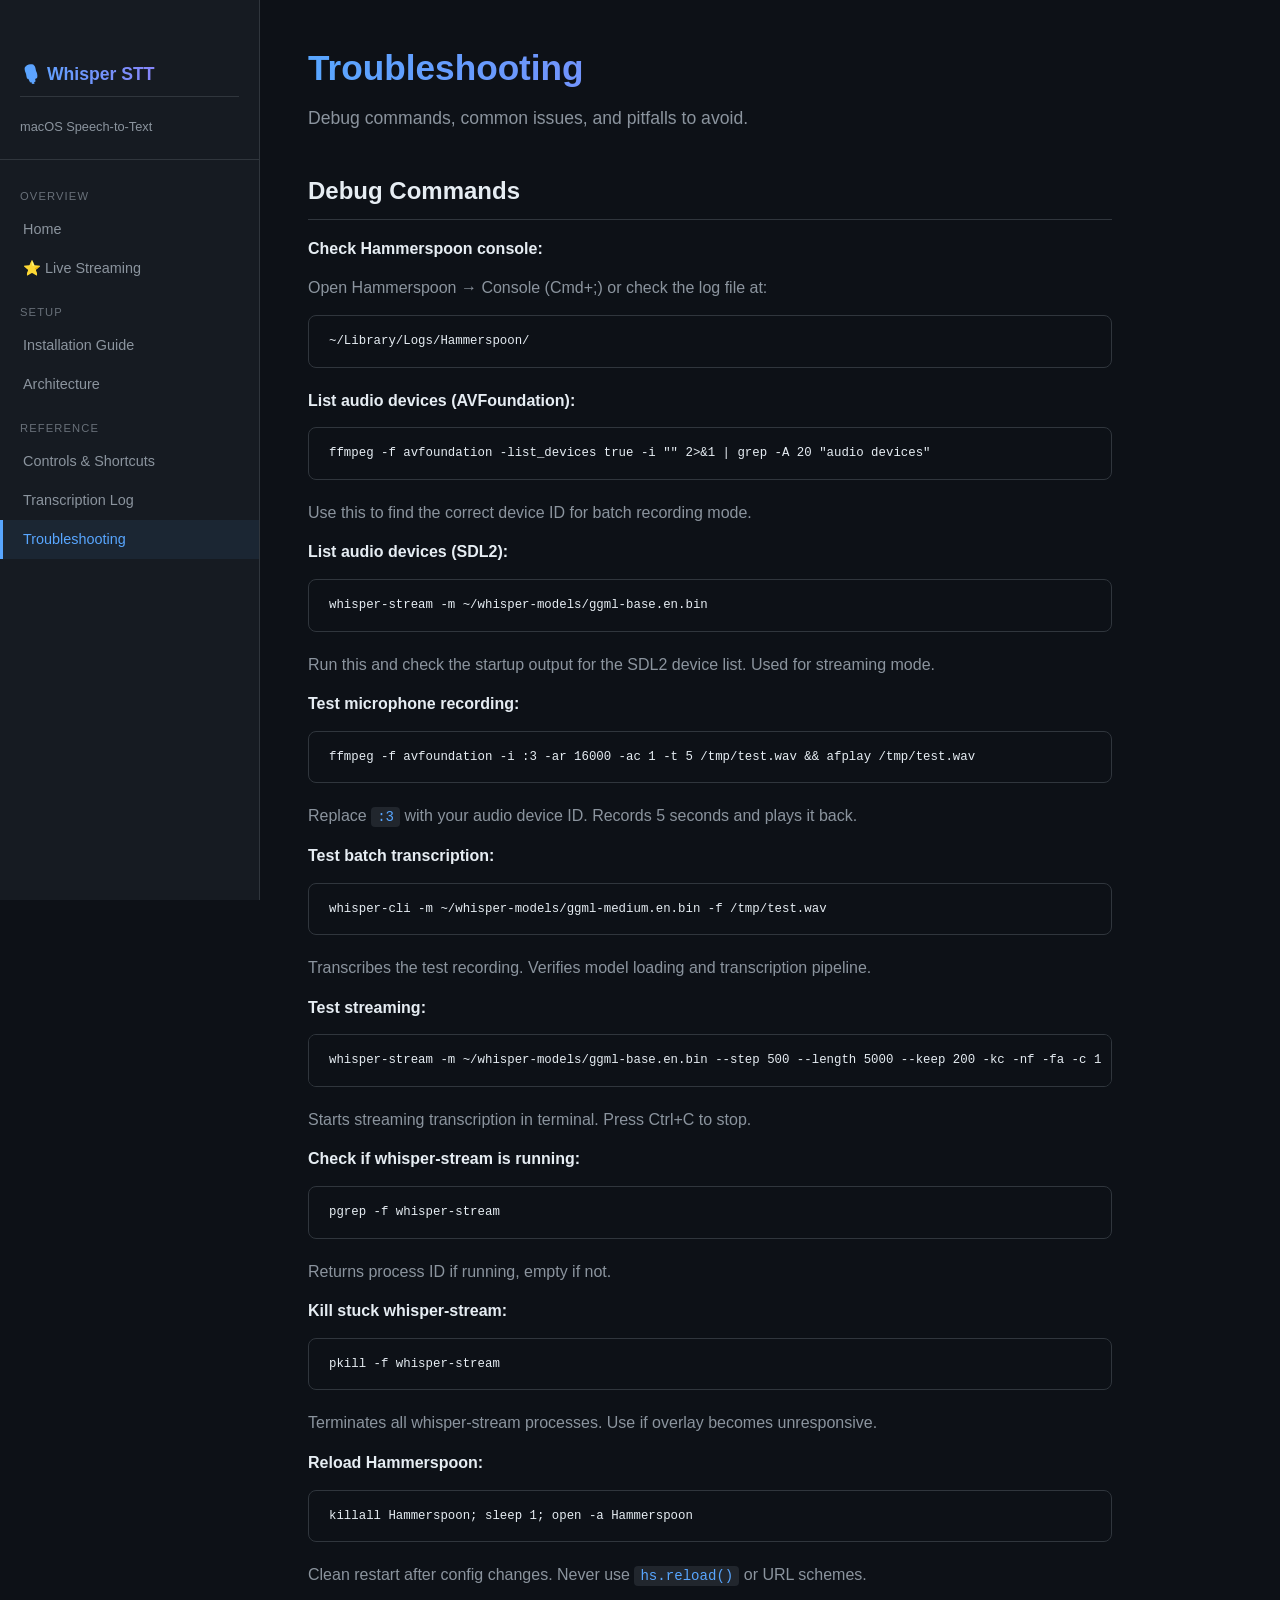
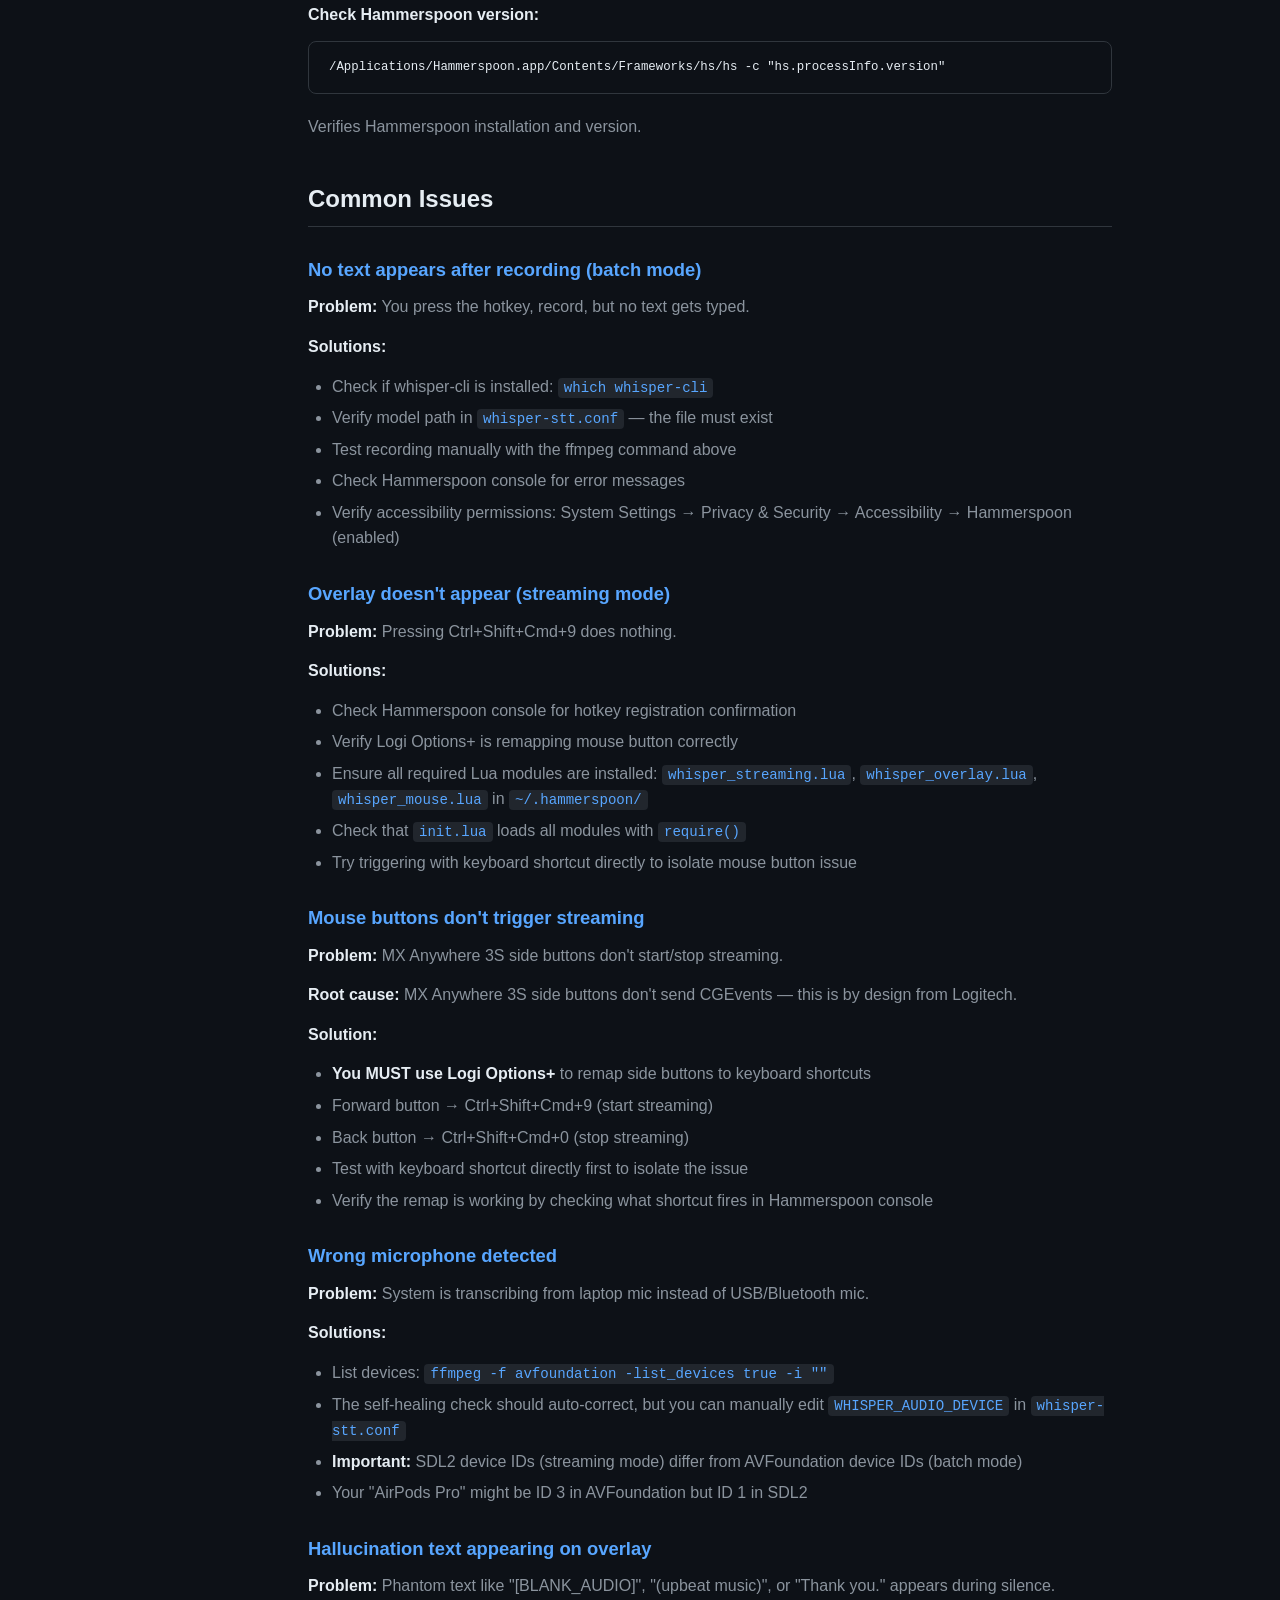
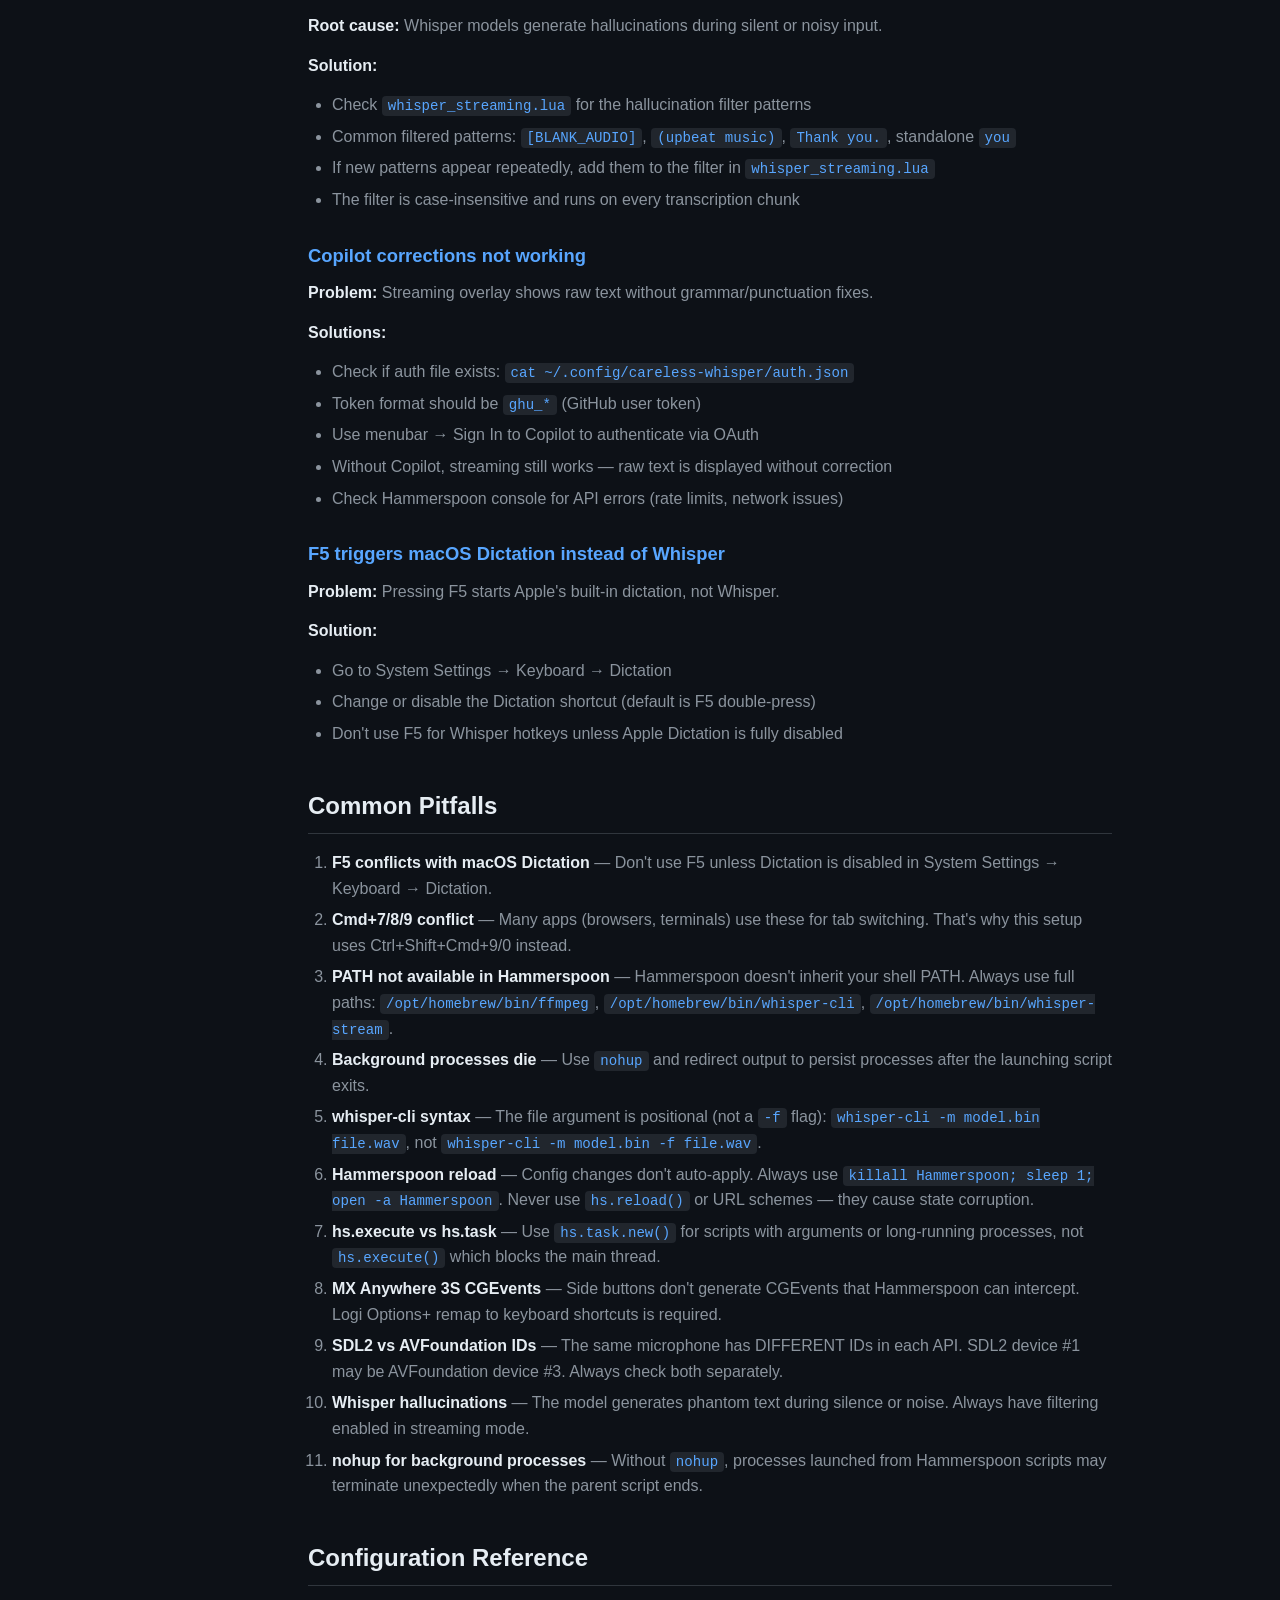
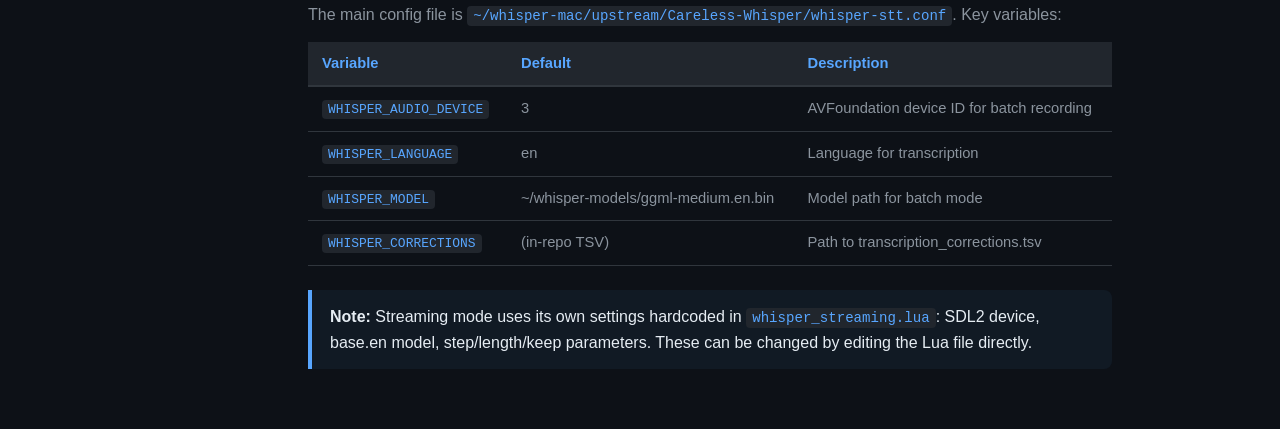
<file: troubleshooting.html>
<!DOCTYPE html>
<html lang="en">
<head>
    <meta charset="UTF-8">
    <meta name="viewport" content="width=device-width, initial-scale=1.0">
    <title>Whisper STT — Troubleshooting</title>
    <link rel="stylesheet" href="styles.css">
</head>
<body>
<div class="main">
    <h1>Troubleshooting</h1>
    <p class="subtitle">Debug commands, common issues, and pitfalls to avoid.</p>

    <h2>Debug Commands</h2>
    
    <p><strong>Check Hammerspoon console:</strong></p>
    <p>Open Hammerspoon → Console (Cmd+;) or check the log file at:</p>
    <pre><code>~/Library/Logs/Hammerspoon/</code></pre>

    <p><strong>List audio devices (AVFoundation):</strong></p>
    <pre><code>ffmpeg -f avfoundation -list_devices true -i "" 2>&1 | grep -A 20 "audio devices"</code></pre>
    <p>Use this to find the correct device ID for batch recording mode.</p>

    <p><strong>List audio devices (SDL2):</strong></p>
    <pre><code>whisper-stream -m ~/whisper-models/ggml-base.en.bin</code></pre>
    <p>Run this and check the startup output for the SDL2 device list. Used for streaming mode.</p>

    <p><strong>Test microphone recording:</strong></p>
    <pre><code>ffmpeg -f avfoundation -i :3 -ar 16000 -ac 1 -t 5 /tmp/test.wav && afplay /tmp/test.wav</code></pre>
    <p>Replace <code>:3</code> with your audio device ID. Records 5 seconds and plays it back.</p>

    <p><strong>Test batch transcription:</strong></p>
    <pre><code>whisper-cli -m ~/whisper-models/ggml-medium.en.bin -f /tmp/test.wav</code></pre>
    <p>Transcribes the test recording. Verifies model loading and transcription pipeline.</p>

    <p><strong>Test streaming:</strong></p>
    <pre><code>whisper-stream -m ~/whisper-models/ggml-base.en.bin --step 500 --length 5000 --keep 200 -kc -nf -fa -c 1</code></pre>
    <p>Starts streaming transcription in terminal. Press Ctrl+C to stop.</p>

    <p><strong>Check if whisper-stream is running:</strong></p>
    <pre><code>pgrep -f whisper-stream</code></pre>
    <p>Returns process ID if running, empty if not.</p>

    <p><strong>Kill stuck whisper-stream:</strong></p>
    <pre><code>pkill -f whisper-stream</code></pre>
    <p>Terminates all whisper-stream processes. Use if overlay becomes unresponsive.</p>

    <p><strong>Reload Hammerspoon:</strong></p>
    <pre><code>killall Hammerspoon; sleep 1; open -a Hammerspoon</code></pre>
    <p>Clean restart after config changes. Never use <code>hs.reload()</code> or URL schemes.</p>

    <p><strong>Check Hammerspoon version:</strong></p>
    <pre><code>/Applications/Hammerspoon.app/Contents/Frameworks/hs/hs -c "hs.processInfo.version"</code></pre>
    <p>Verifies Hammerspoon installation and version.</p>

    <h2>Common Issues</h2>

    <h3>No text appears after recording (batch mode)</h3>
    <p><strong>Problem:</strong> You press the hotkey, record, but no text gets typed.</p>
    <p><strong>Solutions:</strong></p>
    <ul>
        <li>Check if whisper-cli is installed: <code>which whisper-cli</code></li>
        <li>Verify model path in <code>whisper-stt.conf</code> — the file must exist</li>
        <li>Test recording manually with the ffmpeg command above</li>
        <li>Check Hammerspoon console for error messages</li>
        <li>Verify accessibility permissions: System Settings → Privacy & Security → Accessibility → Hammerspoon (enabled)</li>
    </ul>

    <h3>Overlay doesn't appear (streaming mode)</h3>
    <p><strong>Problem:</strong> Pressing Ctrl+Shift+Cmd+9 does nothing.</p>
    <p><strong>Solutions:</strong></p>
    <ul>
        <li>Check Hammerspoon console for hotkey registration confirmation</li>
        <li>Verify Logi Options+ is remapping mouse button correctly</li>
        <li>Ensure all required Lua modules are installed: <code>whisper_streaming.lua</code>, <code>whisper_overlay.lua</code>, <code>whisper_mouse.lua</code> in <code>~/.hammerspoon/</code></li>
        <li>Check that <code>init.lua</code> loads all modules with <code>require()</code></li>
        <li>Try triggering with keyboard shortcut directly to isolate mouse button issue</li>
    </ul>

    <h3>Mouse buttons don't trigger streaming</h3>
    <p><strong>Problem:</strong> MX Anywhere 3S side buttons don't start/stop streaming.</p>
    <p><strong>Root cause:</strong> MX Anywhere 3S side buttons don't send CGEvents — this is by design from Logitech.</p>
    <p><strong>Solution:</strong></p>
    <ul>
        <li><strong>You MUST use Logi Options+</strong> to remap side buttons to keyboard shortcuts</li>
        <li>Forward button → Ctrl+Shift+Cmd+9 (start streaming)</li>
        <li>Back button → Ctrl+Shift+Cmd+0 (stop streaming)</li>
        <li>Test with keyboard shortcut directly first to isolate the issue</li>
        <li>Verify the remap is working by checking what shortcut fires in Hammerspoon console</li>
    </ul>

    <h3>Wrong microphone detected</h3>
    <p><strong>Problem:</strong> System is transcribing from laptop mic instead of USB/Bluetooth mic.</p>
    <p><strong>Solutions:</strong></p>
    <ul>
        <li>List devices: <code>ffmpeg -f avfoundation -list_devices true -i ""</code></li>
        <li>The self-healing check should auto-correct, but you can manually edit <code>WHISPER_AUDIO_DEVICE</code> in <code>whisper-stt.conf</code></li>
        <li><strong>Important:</strong> SDL2 device IDs (streaming mode) differ from AVFoundation device IDs (batch mode)</li>
        <li>Your "AirPods Pro" might be ID 3 in AVFoundation but ID 1 in SDL2</li>
    </ul>

    <h3>Hallucination text appearing on overlay</h3>
    <p><strong>Problem:</strong> Phantom text like "[BLANK_AUDIO]", "(upbeat music)", or "Thank you." appears during silence.</p>
    <p><strong>Root cause:</strong> Whisper models generate hallucinations during silent or noisy input.</p>
    <p><strong>Solution:</strong></p>
    <ul>
        <li>Check <code>whisper_streaming.lua</code> for the hallucination filter patterns</li>
        <li>Common filtered patterns: <code>[BLANK_AUDIO]</code>, <code>(upbeat music)</code>, <code>Thank you.</code>, standalone <code>you</code></li>
        <li>If new patterns appear repeatedly, add them to the filter in <code>whisper_streaming.lua</code></li>
        <li>The filter is case-insensitive and runs on every transcription chunk</li>
    </ul>

    <h3>Copilot corrections not working</h3>
    <p><strong>Problem:</strong> Streaming overlay shows raw text without grammar/punctuation fixes.</p>
    <p><strong>Solutions:</strong></p>
    <ul>
        <li>Check if auth file exists: <code>cat ~/.config/careless-whisper/auth.json</code></li>
        <li>Token format should be <code>ghu_*</code> (GitHub user token)</li>
        <li>Use menubar → Sign In to Copilot to authenticate via OAuth</li>
        <li>Without Copilot, streaming still works — raw text is displayed without correction</li>
        <li>Check Hammerspoon console for API errors (rate limits, network issues)</li>
    </ul>

    <h3>F5 triggers macOS Dictation instead of Whisper</h3>
    <p><strong>Problem:</strong> Pressing F5 starts Apple's built-in dictation, not Whisper.</p>
    <p><strong>Solution:</strong></p>
    <ul>
        <li>Go to System Settings → Keyboard → Dictation</li>
        <li>Change or disable the Dictation shortcut (default is F5 double-press)</li>
        <li>Don't use F5 for Whisper hotkeys unless Apple Dictation is fully disabled</li>
    </ul>

    <h2>Common Pitfalls</h2>
    <ol>
        <li><strong>F5 conflicts with macOS Dictation</strong> — Don't use F5 unless Dictation is disabled in System Settings → Keyboard → Dictation.</li>
        
        <li><strong>Cmd+7/8/9 conflict</strong> — Many apps (browsers, terminals) use these for tab switching. That's why this setup uses Ctrl+Shift+Cmd+9/0 instead.</li>
        
        <li><strong>PATH not available in Hammerspoon</strong> — Hammerspoon doesn't inherit your shell PATH. Always use full paths: <code>/opt/homebrew/bin/ffmpeg</code>, <code>/opt/homebrew/bin/whisper-cli</code>, <code>/opt/homebrew/bin/whisper-stream</code>.</li>
        
        <li><strong>Background processes die</strong> — Use <code>nohup</code> and redirect output to persist processes after the launching script exits.</li>
        
        <li><strong>whisper-cli syntax</strong> — The file argument is positional (not a <code>-f</code> flag): <code>whisper-cli -m model.bin file.wav</code>, not <code>whisper-cli -m model.bin -f file.wav</code>.</li>
        
        <li><strong>Hammerspoon reload</strong> — Config changes don't auto-apply. Always use <code>killall Hammerspoon; sleep 1; open -a Hammerspoon</code>. Never use <code>hs.reload()</code> or URL schemes — they cause state corruption.</li>
        
        <li><strong>hs.execute vs hs.task</strong> — Use <code>hs.task.new()</code> for scripts with arguments or long-running processes, not <code>hs.execute()</code> which blocks the main thread.</li>
        
        <li><strong>MX Anywhere 3S CGEvents</strong> — Side buttons don't generate CGEvents that Hammerspoon can intercept. Logi Options+ remap to keyboard shortcuts is required.</li>
        
        <li><strong>SDL2 vs AVFoundation IDs</strong> — The same microphone has DIFFERENT IDs in each API. SDL2 device #1 may be AVFoundation device #3. Always check both separately.</li>
        
        <li><strong>Whisper hallucinations</strong> — The model generates phantom text during silence or noise. Always have filtering enabled in streaming mode.</li>
        
        <li><strong>nohup for background processes</strong> — Without <code>nohup</code>, processes launched from Hammerspoon scripts may terminate unexpectedly when the parent script ends.</li>
    </ol>

    <h2>Configuration Reference</h2>
    <p>The main config file is <code>~/whisper-mac/upstream/Careless-Whisper/whisper-stt.conf</code>. Key variables:</p>

    <table>
        <thead>
            <tr>
                <th>Variable</th>
                <th>Default</th>
                <th>Description</th>
            </tr>
        </thead>
        <tbody>
            <tr>
                <td><code>WHISPER_AUDIO_DEVICE</code></td>
                <td>3</td>
                <td>AVFoundation device ID for batch recording</td>
            </tr>
            <tr>
                <td><code>WHISPER_LANGUAGE</code></td>
                <td>en</td>
                <td>Language for transcription</td>
            </tr>
            <tr>
                <td><code>WHISPER_MODEL</code></td>
                <td>~/whisper-models/ggml-medium.en.bin</td>
                <td>Model path for batch mode</td>
            </tr>
            <tr>
                <td><code>WHISPER_CORRECTIONS</code></td>
                <td>(in-repo TSV)</td>
                <td>Path to transcription_corrections.tsv</td>
            </tr>
        </tbody>
    </table>

    <div class="info-box">
        <strong>Note:</strong> Streaming mode uses its own settings hardcoded in <code>whisper_streaming.lua</code>: SDL2 device, base.en model, step/length/keep parameters. These can be changed by editing the Lua file directly.
    </div>

</div>
<script src="nav.js"></script>
</body>
</html>
</file>
<file: styles.css>
/* Whisper STT Documentation — Shared Dark Theme */
:root {
    --bg-primary: #0d1117;
    --bg-secondary: #161b22;
    --bg-tertiary: #21262d;
    --bg-code: #0d1117;
    --text-primary: #e6edf3;
    --text-secondary: #8b949e;
    --accent: #58a6ff;
    --accent-secondary: #1f6feb;
    --success: #3fb950;
    --warning: #d29922;
    --error: #f85149;
    --border: #30363d;
    --purple: #a371f7;
    --sidebar-width: 260px;
}

* { box-sizing: border-box; margin: 0; padding: 0; }

body {
    font-family: -apple-system, BlinkMacSystemFont, 'Segoe UI', 'Noto Sans', Helvetica, Arial, sans-serif;
    background: var(--bg-primary);
    color: var(--text-primary);
    line-height: 1.6;
}

/* ── Sidebar ── */
.sidebar {
    position: fixed;
    top: 0; left: 0;
    width: var(--sidebar-width);
    height: 100vh;
    background: var(--bg-secondary);
    border-right: 1px solid var(--border);
    padding: 20px 0;
    overflow-y: auto;
    z-index: 100;
}
.sidebar .logo {
    padding: 0 20px 20px;
    border-bottom: 1px solid var(--border);
    margin-bottom: 12px;
}
.sidebar .logo h2 {
    font-size: 1.1em;
    background: linear-gradient(90deg, var(--accent), var(--purple));
    -webkit-background-clip: text;
    -webkit-text-fill-color: transparent;
    background-clip: text;
}
.sidebar .logo small {
    color: var(--text-secondary);
    font-size: 0.8em;
}
.sidebar nav a {
    display: block;
    padding: 8px 20px;
    color: var(--text-secondary);
    text-decoration: none;
    font-size: 0.9em;
    border-left: 3px solid transparent;
    transition: all 0.15s;
}
.sidebar nav a:hover {
    color: var(--text-primary);
    background: var(--bg-tertiary);
}
.sidebar nav a.active {
    color: var(--accent);
    border-left-color: var(--accent);
    background: rgba(88, 166, 255, 0.08);
}
.sidebar nav .section-label {
    padding: 16px 20px 4px;
    font-size: 0.7em;
    text-transform: uppercase;
    letter-spacing: 0.1em;
    color: var(--text-secondary);
    opacity: 0.7;
}

/* ── Main content ── */
.main {
    margin-left: var(--sidebar-width);
    padding: 40px 48px;
    max-width: 900px;
}

/* ── Typography ── */
h1 {
    font-size: 2.2em;
    margin-bottom: 8px;
    background: linear-gradient(90deg, var(--accent), var(--purple));
    -webkit-background-clip: text;
    -webkit-text-fill-color: transparent;
    background-clip: text;
}
h2 {
    font-size: 1.5em;
    color: var(--text-primary);
    margin-top: 40px;
    margin-bottom: 16px;
    padding-bottom: 8px;
    border-bottom: 1px solid var(--border);
}
h3 {
    font-size: 1.15em;
    color: var(--accent);
    margin-top: 28px;
    margin-bottom: 10px;
}
p { margin-bottom: 14px; color: var(--text-secondary); }
.subtitle { color: var(--text-secondary); font-size: 1.1em; margin-bottom: 32px; }

a { color: var(--accent); text-decoration: none; }
a:hover { text-decoration: underline; }

strong { color: var(--text-primary); }
em { color: var(--warning); font-style: normal; }

/* ── Lists ── */
ul, ol { padding-left: 24px; margin-bottom: 16px; color: var(--text-secondary); }
li { margin-bottom: 6px; }
li strong { color: var(--text-primary); }

/* ── Code ── */
code {
    background: var(--bg-tertiary);
    padding: 2px 6px;
    border-radius: 4px;
    font-family: 'SF Mono', 'Fira Code', Menlo, monospace;
    font-size: 0.88em;
    color: var(--accent);
}
pre {
    background: var(--bg-code);
    border: 1px solid var(--border);
    border-radius: 8px;
    padding: 16px 20px;
    overflow-x: auto;
    margin-bottom: 20px;
    font-size: 0.88em;
    line-height: 1.5;
}
pre code {
    background: none;
    padding: 0;
    color: var(--text-primary);
}

/* ── Tables ── */
table {
    width: 100%;
    border-collapse: collapse;
    margin-bottom: 24px;
    font-size: 0.92em;
}
th {
    text-align: left;
    padding: 10px 14px;
    background: var(--bg-tertiary);
    color: var(--accent);
    border-bottom: 2px solid var(--border);
    font-weight: 600;
}
td {
    padding: 10px 14px;
    border-bottom: 1px solid var(--border);
    color: var(--text-secondary);
}
tr:hover td { background: rgba(88, 166, 255, 0.04); }

/* ── Cards / Info Boxes ── */
.card {
    background: var(--bg-secondary);
    border: 1px solid var(--border);
    border-radius: 8px;
    padding: 20px 24px;
    margin-bottom: 20px;
}
.card h3 { margin-top: 0; }

.info-box {
    border-left: 4px solid var(--accent);
    background: rgba(88, 166, 255, 0.06);
    padding: 14px 18px;
    border-radius: 0 8px 8px 0;
    margin-bottom: 20px;
}
.info-box.warning { border-left-color: var(--warning); background: rgba(210, 153, 34, 0.06); }
.info-box.success { border-left-color: var(--success); background: rgba(63, 185, 80, 0.06); }
.info-box.error   { border-left-color: var(--error);   background: rgba(248, 81, 73, 0.06); }

/* ── Feature grid (index page) ── */
.feature-grid {
    display: grid;
    grid-template-columns: 1fr 1fr;
    gap: 16px;
    margin-bottom: 32px;
}
.feature-card {
    background: var(--bg-secondary);
    border: 1px solid var(--border);
    border-radius: 8px;
    padding: 20px;
    transition: border-color 0.2s;
}
.feature-card:hover { border-color: var(--accent); }
.feature-card .icon { font-size: 1.5em; margin-bottom: 8px; }
.feature-card h3 { margin-top: 0; font-size: 1.05em; }
.feature-card p { font-size: 0.9em; margin-bottom: 0; }

/* ── Badges ── */
.badge {
    display: inline-block;
    padding: 2px 10px;
    border-radius: 12px;
    font-size: 0.78em;
    font-weight: 600;
}
.badge.streaming { background: rgba(248, 81, 73, 0.15); color: var(--error); }
.badge.batch     { background: rgba(88, 166, 255, 0.15); color: var(--accent); }
.badge.both      { background: rgba(163, 113, 247, 0.15); color: var(--purple); }

/* ── Diagram (ASCII art) ── */
.diagram {
    background: var(--bg-secondary);
    border: 1px solid var(--border);
    border-radius: 8px;
    padding: 20px 24px;
    margin-bottom: 24px;
    overflow-x: auto;
    font-family: 'SF Mono', 'Fira Code', Menlo, monospace;
    font-size: 0.85em;
    line-height: 1.4;
    color: var(--text-primary);
    white-space: pre;
}

/* ── Steps (numbered) ── */
.steps { counter-reset: step; list-style: none; padding-left: 0; }
.steps li {
    counter-increment: step;
    padding-left: 40px;
    position: relative;
    margin-bottom: 16px;
}
.steps li::before {
    content: counter(step);
    position: absolute;
    left: 0; top: 0;
    width: 28px; height: 28px;
    background: var(--accent-secondary);
    color: #fff;
    border-radius: 50%;
    display: flex;
    align-items: center;
    justify-content: center;
    font-size: 0.82em;
    font-weight: 700;
}

/* ── Keyboard shortcut display ── */
kbd {
    background: var(--bg-tertiary);
    border: 1px solid var(--border);
    border-radius: 4px;
    padding: 2px 7px;
    font-family: 'SF Mono', Menlo, monospace;
    font-size: 0.85em;
    color: var(--text-primary);
    box-shadow: 0 1px 0 var(--border);
}

/* ── Responsive ── */
@media (max-width: 900px) {
    .sidebar { display: none; }
    .main { margin-left: 0; padding: 24px 16px; }
    .feature-grid { grid-template-columns: 1fr; }
}
</file>
